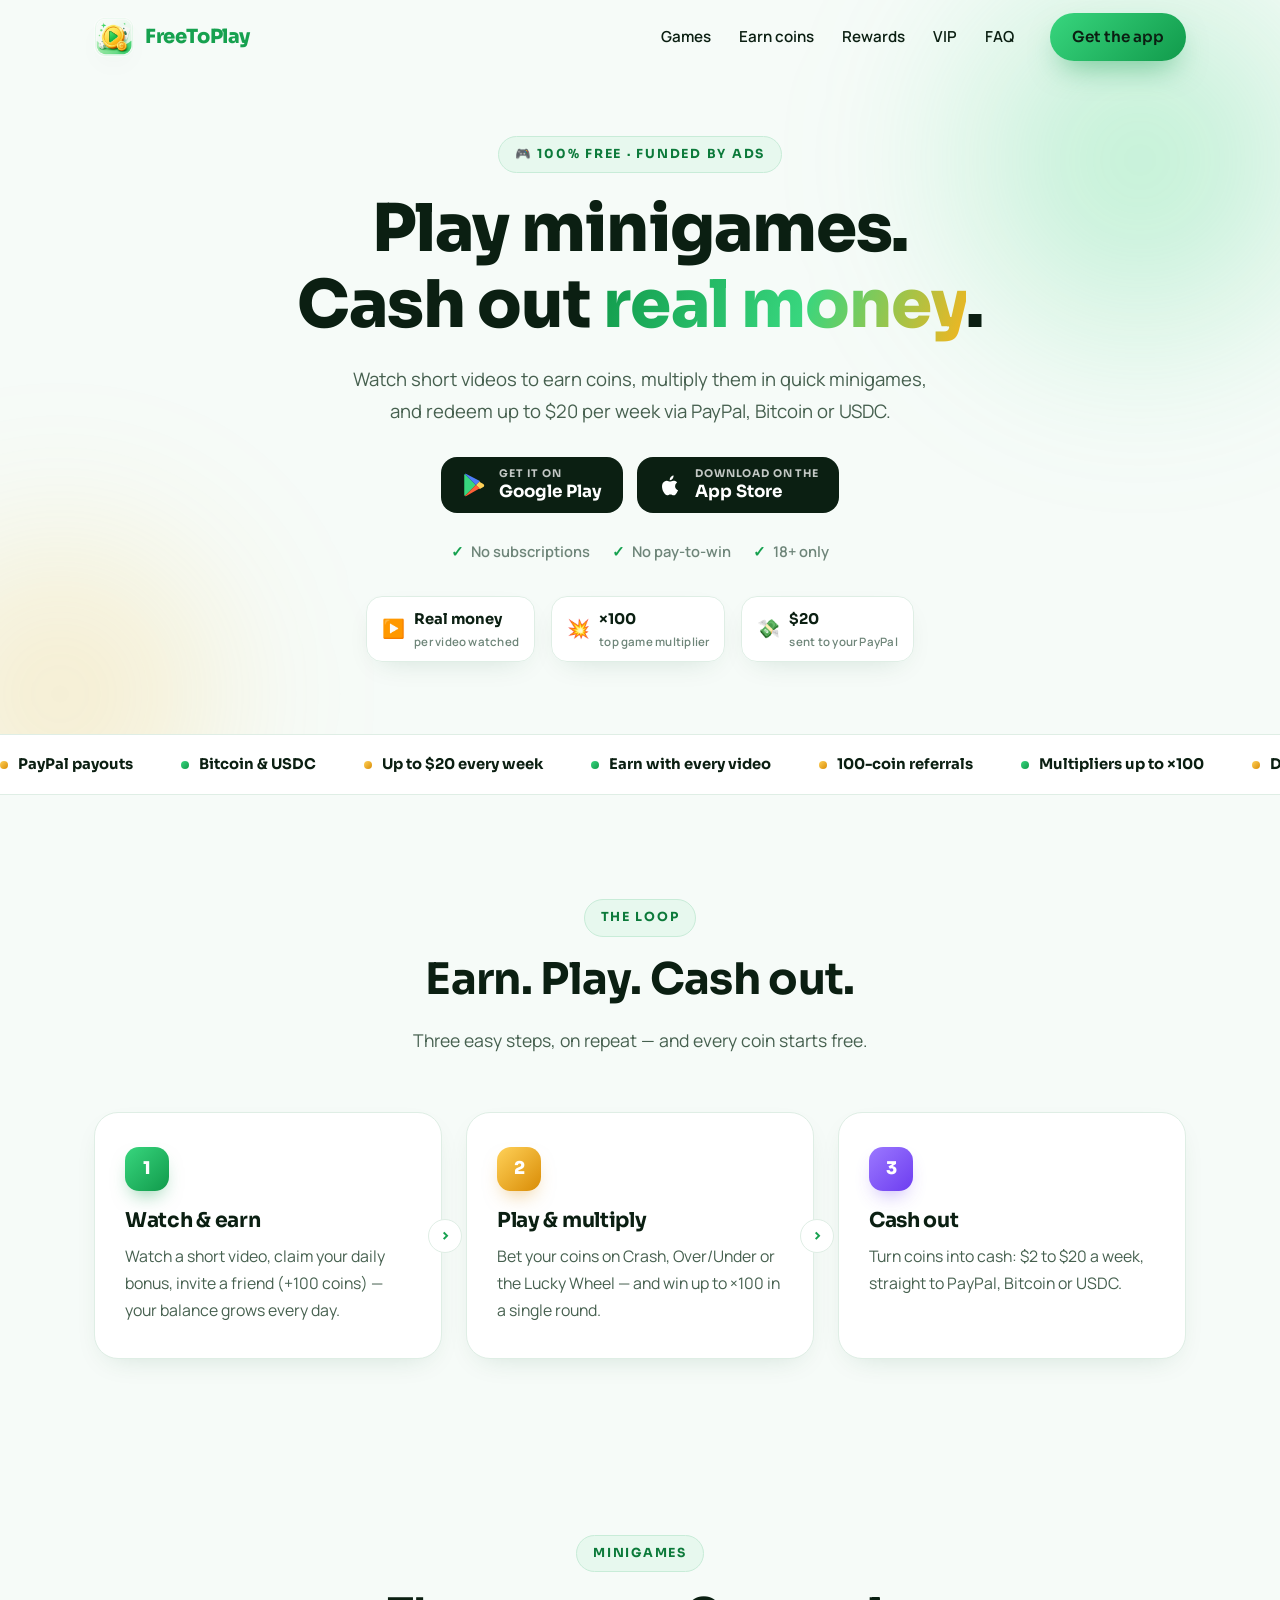
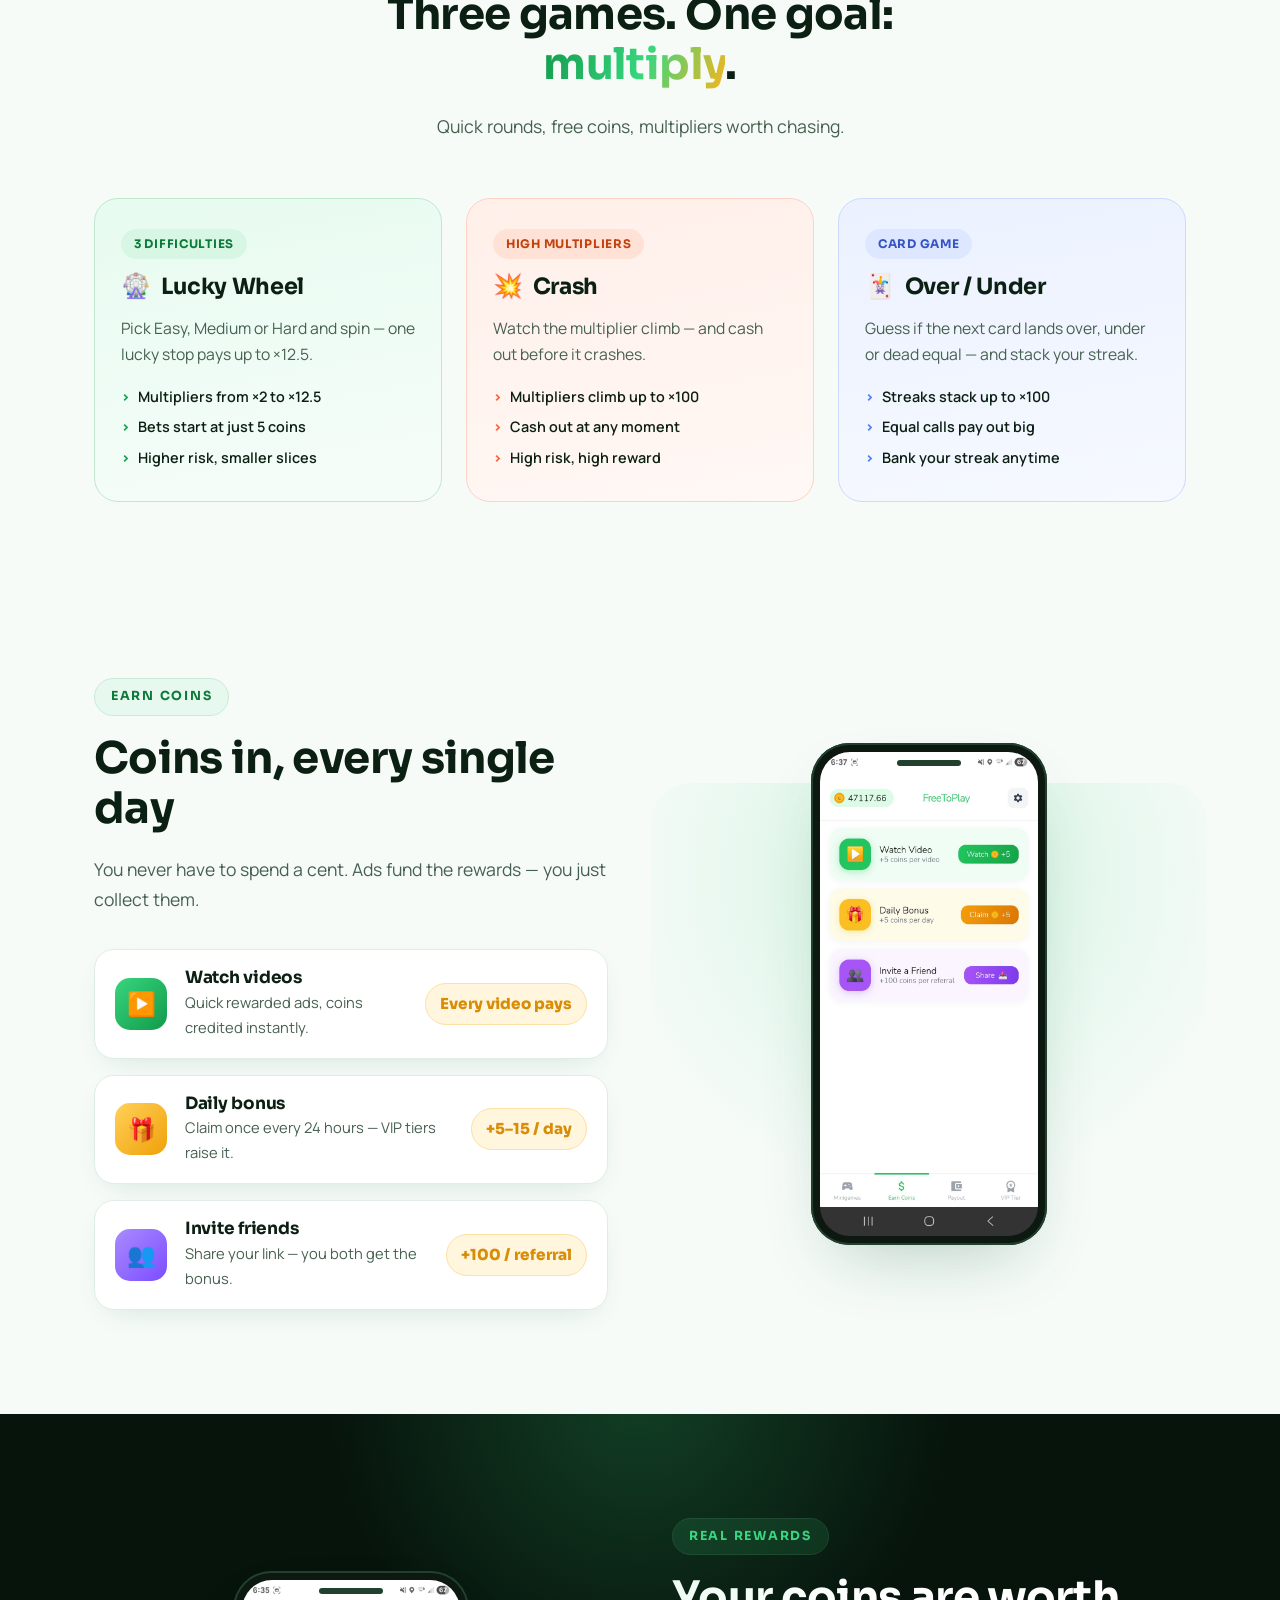
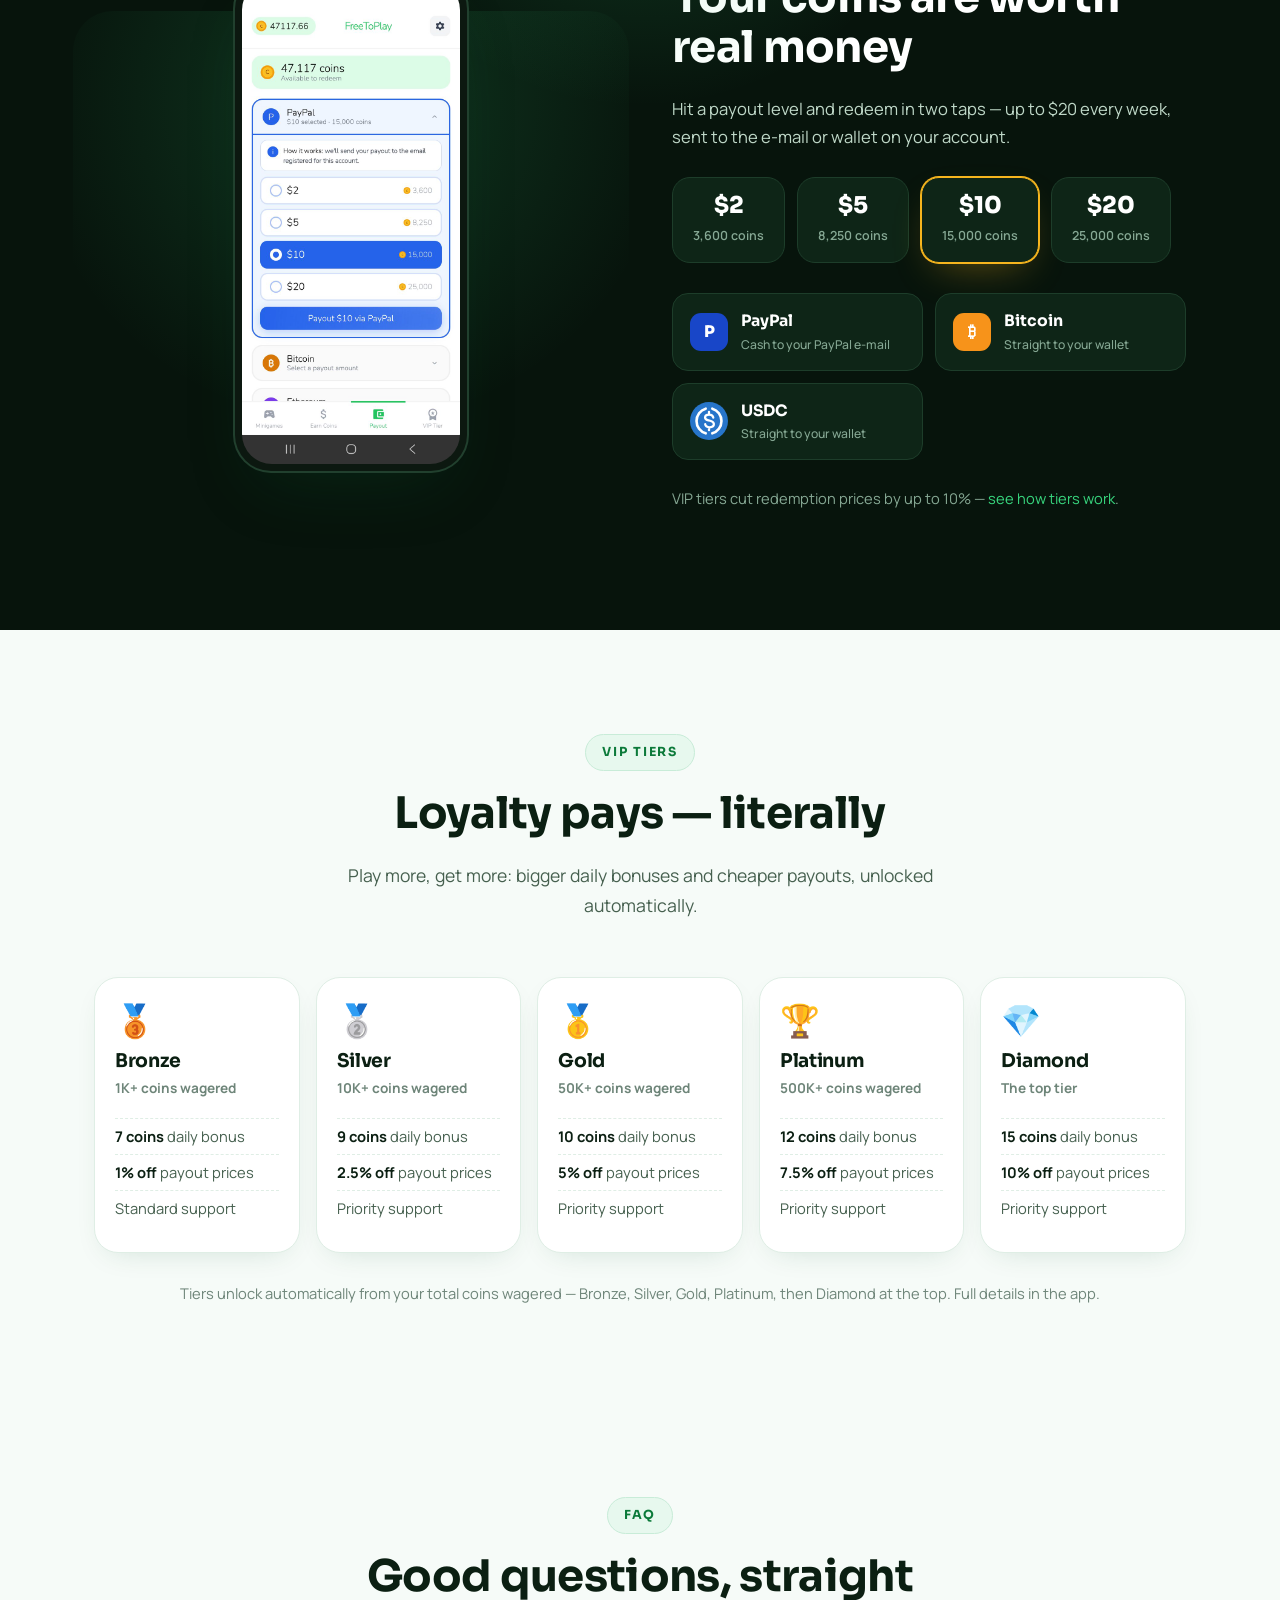
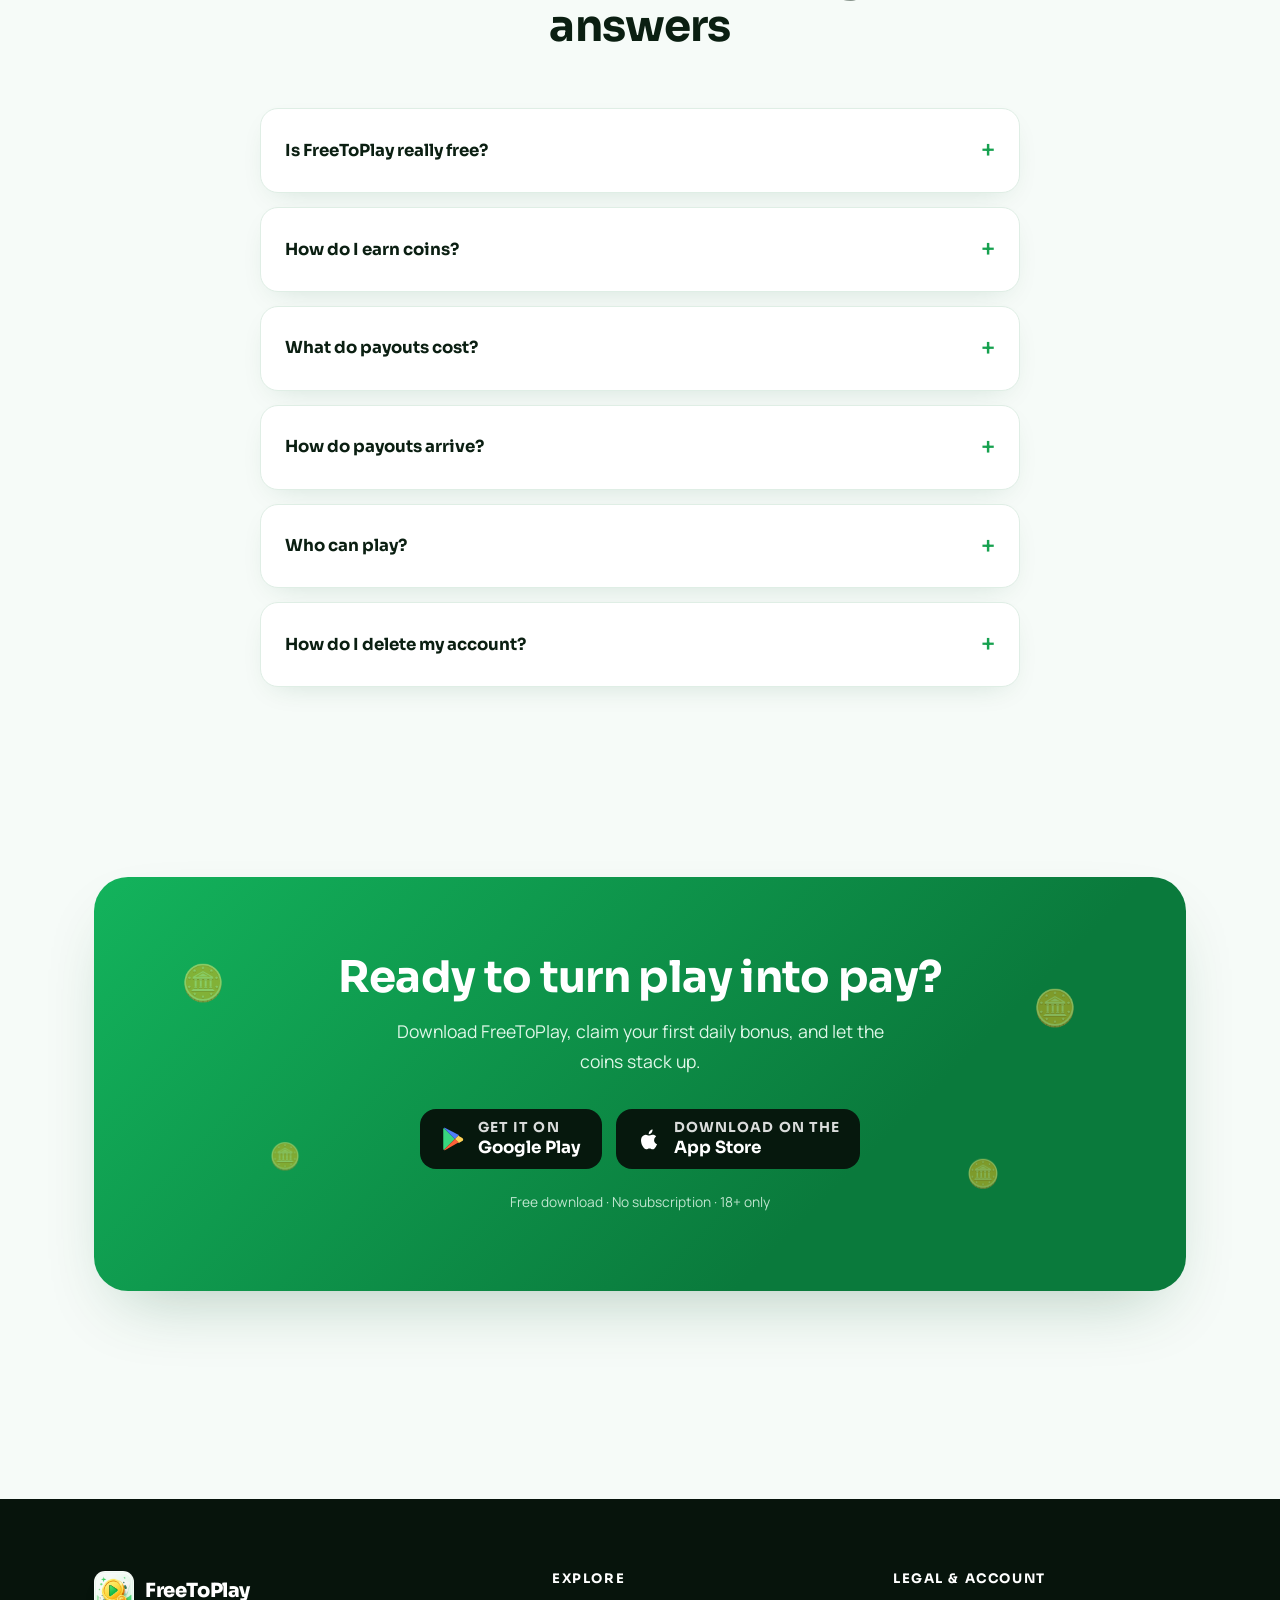
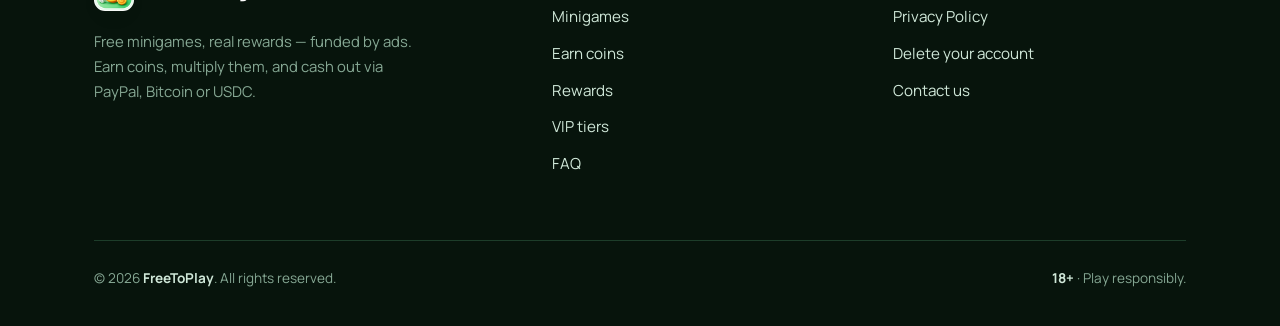
<file: index.html>
<!DOCTYPE html>
<html lang="en">
<head>
<meta charset="UTF-8">
<meta name="viewport" content="width=device-width, initial-scale=1.0">
<title>FreeToPlay — Play minigames, earn coins, cash out real money</title>
<meta name="description" content="FreeToPlay is a free, ad-funded mobile app. Earn coins watching short videos, multiply them in minigames like Crash, Over/Under and the Lucky Wheel, and cash out up to $20 per week via PayPal, Bitcoin or USDC.">
<meta name="theme-color" content="#16a14f">
<meta property="og:title" content="FreeToPlay — Earn real money, just by playing">
<meta property="og:description" content="Watch short ads to earn coins, multiply them in fast minigames, and redeem real rewards. No subscriptions. No pay-to-win.">
<meta property="og:image" content="assets/img/logo-name.jpg">
<meta property="og:type" content="website">
<link rel="icon" type="image/png" href="assets/img/logo.png">
<link rel="preconnect" href="https://fonts.googleapis.com">
<link rel="preconnect" href="https://fonts.gstatic.com" crossorigin>
<link href="https://fonts.googleapis.com/css2?family=Manrope:wght@400;500;600;700;800&family=Sora:wght@500;600;700;800&display=swap" rel="stylesheet">
<link rel="stylesheet" href="assets/css/style.css">
<script src="assets/js/main.js" defer></script>
</head>
<body>

<!-- ===== Navigation ===== -->
<header class="nav" aria-label="Main navigation">
  <div class="container nav-inner">
    <a class="brand" href="#top">
      <img src="assets/img/logo.png" alt="FreeToPlay logo">
      <b>FreeToPlay</b>
    </a>
    <button class="nav-toggle" aria-label="Open menu" aria-expanded="false">
      <span></span><span></span><span></span>
    </button>
    <nav class="nav-links">
      <a href="#games">Games</a>
      <a href="#earn">Earn coins</a>
      <a href="#rewards">Rewards</a>
      <a href="#vip">VIP</a>
      <a href="#faq">FAQ</a>
      <a class="btn btn-primary nav-cta" href="#download">Get the app</a>
    </nav>
  </div>
</header>

<main id="top">

  <!-- ===== Hero ===== -->
  <section class="hero">
    <div class="container hero-inner">
      <span class="eyebrow">🎮 100% free · Funded by ads</span>
        <h1>Play minigames.<br>Cash out <span class="grad-text">real money</span>.</h1>
        <p class="hero-sub">Watch short videos to earn coins, multiply them in quick minigames, and redeem up to $20 per week via PayPal, Bitcoin or USDC.</p>
        <div class="hero-actions">
          <a class="btn-store" href="https://play.google.com/store/apps/details?id=com.fluttec.freetoplay" aria-label="Get FreeToPlay on Google Play">
            <svg viewBox="0 0 24 24" aria-hidden="true"><path fill="#38d67e" d="M3.6 1.8 13.7 12 3.6 22.2c-.4-.2-.6-.7-.6-1.2V3c0-.5.2-1 .6-1.2z"/><path fill="#ffd158" d="m17.4 8.3-3.7 3.7 3.7 3.7 3.2-1.8c1.1-.6 1.1-2.2 0-2.8l-3.2-1.8z"/><path fill="#ff6038" d="M13.7 12 3.6 22.2c.3.2.8.2 1.3-.1l12.5-7.1L13.7 12z"/><path fill="#4f7df9" d="M13.7 12 17.4 8.3 4.9 1.9c-.5-.3-1-.3-1.3-.1L13.7 12z"/></svg>
            <span><small>Get it on</small>Google Play</span>
          </a>
          <a class="btn-store" href="#" aria-label="Download FreeToPlay on the App Store">
            <svg viewBox="0 0 24 24" fill="#fff" aria-hidden="true"><path d="M16.7 13.1c0-2.2 1.8-3.3 1.9-3.4-1-1.5-2.6-1.7-3.2-1.7-1.4-.1-2.7.8-3.4.8-.7 0-1.8-.8-2.9-.8-1.5 0-2.9.9-3.7 2.2-1.6 2.7-.4 6.8 1.1 9 .8 1.1 1.7 2.3 2.9 2.3 1.1 0 1.6-.7 3-.7s1.8.7 3 .7c1.2 0 2-1.1 2.8-2.2.9-1.3 1.2-2.5 1.2-2.6-.1 0-2.7-1-2.7-3.6zM14.4 6.2c.6-.8 1-1.8.9-2.9-.9 0-2 .6-2.6 1.4-.6.7-1.1 1.8-.9 2.8 1 .1 2-.5 2.6-1.3z"/></svg>
            <span><small>Download on the</small>App Store</span>
          </a>
        </div>
        <div class="hero-checks">
          <span>No subscriptions</span>
          <span>No pay-to-win</span>
          <span>18+ only</span>
        </div>

        <!-- Signature: live reward chips -->
        <div class="hero-chips">
          <div class="chip"><em>▶️</em><div>Real money<small>per video watched</small></div></div>
          <div class="chip"><em>💥</em><div>×100<small>top game multiplier</small></div></div>
          <div class="chip"><em>💸</em><div>$20<small>sent to your PayPal</small></div></div>
        </div>
    </div>
  </section>

  <!-- ===== Marquee ===== -->
  <div class="marquee" aria-hidden="true">
    <div class="marquee-track">
      <span class="gold">PayPal payouts</span><span>Bitcoin &amp; USDC</span><span class="gold">Up to $20 every week</span><span>Earn with every video</span><span class="gold">100-coin referrals</span><span>Multipliers up to ×100</span><span class="gold">Daily login bonus</span><span>VIP saves up to 10%</span>
      <span class="gold">PayPal payouts</span><span>Bitcoin &amp; USDC</span><span class="gold">Up to $20 every week</span><span>Earn with every video</span><span class="gold">100-coin referrals</span><span>Multipliers up to ×100</span><span class="gold">Daily login bonus</span><span>VIP saves up to 10%</span>
    </div>
  </div>

  <!-- ===== The loop ===== -->
  <section class="section" id="how">
    <div class="container">
      <div class="section-head reveal">
        <span class="eyebrow">The loop</span>
        <h2>Earn. Play. Cash out.</h2>
        <p>Three easy steps, on repeat — and every coin starts free.</p>
      </div>
      <div class="steps">
        <article class="step reveal">
          <div class="step-n">1</div>
          <h3>Watch &amp; earn</h3>
          <p>Watch a short video, claim your daily bonus, invite a friend (+100 coins) — your balance grows every day.</p>
          <div class="arrow" aria-hidden="true">›</div>
        </article>
        <article class="step reveal">
          <div class="step-n">2</div>
          <h3>Play &amp; multiply</h3>
          <p>Bet your coins on Crash, Over/Under or the Lucky Wheel — and win up to ×100 in a single round.</p>
          <div class="arrow" aria-hidden="true">›</div>
        </article>
        <article class="step reveal">
          <div class="step-n">3</div>
          <h3>Cash out</h3>
          <p>Turn coins into cash: $2 to $20 a week, straight to PayPal, Bitcoin or USDC.</p>
        </article>
      </div>
    </div>
  </section>

  <!-- ===== Games ===== -->
  <section class="section tight" id="games">
    <div class="container">
      <div class="section-head reveal">
        <span class="eyebrow">Minigames</span>
        <h2>Three games. One goal: <span class="grad-text">multiply</span>.</h2>
        <p>Quick rounds, free coins, multipliers worth chasing.</p>
      </div>
      <div class="games">
        <article class="game wheel reveal">
          <span class="game-tag">3 difficulties</span>
          <h3><em>🎡</em> Lucky Wheel</h3>
          <p>Pick Easy, Medium or Hard and spin — one lucky stop pays up to ×12.5.</p>
          <ul>
            <li>Multipliers from ×2 to ×12.5</li>
            <li>Bets start at just 5 coins</li>
            <li>Higher risk, smaller slices</li>
          </ul>
        </article>
        <article class="game crash reveal">
          <span class="game-tag">High multipliers</span>
          <h3><em>💥</em> Crash</h3>
          <p>Watch the multiplier climb — and cash out before it crashes.</p>
          <ul>
            <li>Multipliers climb up to ×100</li>
            <li>Cash out at any moment</li>
            <li>High risk, high reward</li>
          </ul>
        </article>
        <article class="game cards reveal">
          <span class="game-tag">Card game</span>
          <h3><em>🃏</em> Over / Under</h3>
          <p>Guess if the next card lands over, under or dead equal — and stack your streak.</p>
          <ul>
            <li>Streaks stack up to ×100</li>
            <li>Equal calls pay out big</li>
            <li>Bank your streak anytime</li>
          </ul>
        </article>
      </div>
    </div>
  </section>

  <!-- ===== Earn ===== -->
  <section class="section" id="earn">
    <div class="container split">
      <div>
        <div class="section-head reveal">
          <span class="eyebrow">Earn coins</span>
          <h2>Coins in, every single day</h2>
          <p>You never have to spend a cent. Ads fund the rewards — you just collect them.</p>
        </div>
        <div class="earn-rows">
          <div class="earn-row reveal">
            <div class="earn-ico">▶️</div>
            <div><h3>Watch videos</h3><p>Quick rewarded ads, coins credited instantly.</p></div>
            <span class="earn-amt">Every video pays</span>
          </div>
          <div class="earn-row reveal">
            <div class="earn-ico">🎁</div>
            <div><h3>Daily bonus</h3><p>Claim once every 24 hours — VIP tiers raise it.</p></div>
            <span class="earn-amt">+5–15 / day</span>
          </div>
          <div class="earn-row reveal">
            <div class="earn-ico">👥</div>
            <div><h3>Invite friends</h3><p>Share your link — you both get the bonus.</p></div>
            <span class="earn-amt">+100 / referral</span>
          </div>
        </div>
      </div>
      <div class="split-visual reveal">
        <div class="phone phone-sm">
          <img src="assets/img/shot-earn.jpg" alt="Earn Coins screen with Watch Video, Daily Bonus and Invite a Friend" loading="lazy">
        </div>
      </div>
    </div>
  </section>

  <!-- ===== Rewards (dark band) ===== -->
  <section class="section rewards" id="rewards">
    <div class="container split">
      <div class="split-visual reveal">
        <div class="phone phone-sm">
          <img src="assets/img/shot-payout.jpg" alt="Payout screen showing PayPal redemption options" loading="lazy">
        </div>
      </div>
      <div>
        <span class="eyebrow">Real rewards</span>
        <h2>Your coins are worth real money</h2>
        <p>Hit a payout level and redeem in two taps — up to $20 every week, sent to the e-mail or wallet on your account.</p>
        <div class="amounts reveal">
          <div class="amount"><b>$2</b><small>3,600 coins</small></div>
          <div class="amount"><b>$5</b><small>8,250 coins</small></div>
          <div class="amount featured"><b>$10</b><small>15,000 coins</small></div>
          <div class="amount"><b>$20</b><small>25,000 coins</small></div>
        </div>
        <div class="methods reveal">
          <div class="method m-paypal"><i>P</i><div>PayPal<small>Cash to your PayPal e-mail</small></div></div>
          <div class="method m-btc"><i>₿</i><div>Bitcoin<small>Straight to your wallet</small></div></div>
          <div class="method m-usdc"><i><svg viewBox="0 0 32 32" width="38" height="38" aria-hidden="true"><circle cx="16" cy="16" r="16" fill="#2775ca"/><path d="M13.2 26.4c-4.5-1.3-7.7-5.4-7.7-10.4s3.2-9.1 7.7-10.4" fill="none" stroke="#fff" stroke-width="2.2" stroke-linecap="round"/><path d="M18.8 5.6c4.5 1.3 7.7 5.4 7.7 10.4s-3.2 9.1-7.7 10.4" fill="none" stroke="#fff" stroke-width="2.2" stroke-linecap="round"/><path d="M16 8.3v2.1M16 21.6v2.1M19.6 13.1c-.3-1.6-1.7-2.5-3.5-2.5-2.1 0-3.4 1-3.4 2.5 0 1.3.9 2 2.9 2.4l1.4.3c2.1.5 3.1 1.3 3.1 2.8 0 1.6-1.4 2.7-3.6 2.7-2.1 0-3.5-1-3.7-2.6" fill="none" stroke="#fff" stroke-width="1.9" stroke-linecap="round"/></svg></i><div>USDC<small>Straight to your wallet</small></div></div>
        </div>
        <p class="vip-note">VIP tiers cut redemption prices by up to 10% — <a href="#vip">see how tiers work</a>.</p>
      </div>
    </div>
  </section>

  <!-- ===== VIP ===== -->
  <section class="section" id="vip">
    <div class="container">
      <div class="section-head reveal">
        <span class="eyebrow">VIP tiers</span>
        <h2>Loyalty pays — literally</h2>
        <p>Play more, get more: bigger daily bonuses and cheaper payouts, unlocked automatically.</p>
      </div>
      <div class="tiers">
        <article class="tier reveal">
          <div class="medal">🥉</div>
          <h3>Bronze</h3>
          <div class="req">1K+ coins wagered</div>
          <ul>
            <li><b>7 coins</b> daily bonus</li>
            <li><b>1% off</b> payout prices</li>
            <li>Standard support</li>
          </ul>
        </article>
        <article class="tier reveal">
          <div class="medal">🥈</div>
          <h3>Silver</h3>
          <div class="req">10K+ coins wagered</div>
          <ul>
            <li><b>9 coins</b> daily bonus</li>
            <li><b>2.5% off</b> payout prices</li>
            <li>Priority support</li>
          </ul>
        </article>
        <article class="tier reveal">
          <div class="medal">🥇</div>
          <h3>Gold</h3>
          <div class="req">50K+ coins wagered</div>
          <ul>
            <li><b>10 coins</b> daily bonus</li>
            <li><b>5% off</b> payout prices</li>
            <li>Priority support</li>
          </ul>
        </article>
        <article class="tier reveal">
          <div class="medal">🏆</div>
          <h3>Platinum</h3>
          <div class="req">500K+ coins wagered</div>
          <ul>
            <li><b>12 coins</b> daily bonus</li>
            <li><b>7.5% off</b> payout prices</li>
            <li>Priority support</li>
          </ul>
        </article>
        <article class="tier reveal">
          <div class="medal">💎</div>
          <h3>Diamond</h3>
          <div class="req">The top tier</div>
          <ul>
            <li><b>15 coins</b> daily bonus</li>
            <li><b>10% off</b> payout prices</li>
            <li>Priority support</li>
          </ul>
        </article>
      </div>
      <p class="tiers-note">Tiers unlock automatically from your total coins wagered — Bronze, Silver, Gold, Platinum, then Diamond at the top. Full details in the app.</p>
    </div>
  </section>

  <!-- ===== FAQ ===== -->
  <section class="section tight" id="faq">
    <div class="container">
      <div class="section-head reveal">
        <span class="eyebrow">FAQ</span>
        <h2>Good questions, straight answers</h2>
      </div>
      <div class="faq reveal">
        <details>
          <summary>Is FreeToPlay really free?</summary>
          <p>Completely. The app is funded by advertisements, so you never deposit money and there is nothing to buy. Every coin you wager started as a free reward.</p>
        </details>
        <details>
          <summary>How do I earn coins?</summary>
          <p>Four ways: watch short rewarded videos (the coin amount varies per video), claim your daily bonus, invite friends (+100 coins per referral, for both of you), and win minigames.</p>
        </details>
        <details>
          <summary>What do payouts cost?</summary>
          <p>$2 = 3,600 coins, $5 = 8,250, $10 = 15,000 and $20 = 25,000. VIP tiers discount those prices by up to 10%, and you can redeem up to $20 per week.</p>
        </details>
        <details>
          <summary>How do payouts arrive?</summary>
          <p>PayPal payouts go to the e-mail registered on your account. Bitcoin payouts are processed exclusively over the Lightning Network — we'll e-mail you and ask you to send us a Lightning invoice for your payout amount. For USDC, we'll e-mail you to confirm the wallet address and network before sending. All requests run through standard fraud-prevention checks first, so make sure your contact details are accurate.</p>
        </details>
        <details>
          <summary>Who can play?</summary>
          <p>FreeToPlay is for adults aged 18 and over. Additional eligibility requirements may apply depending on your region — see our Terms for details.</p>
        </details>
        <details>
          <summary>How do I delete my account?</summary>
          <p>In the app, go to Settings → Account → Delete Account. Or do it online any time via our <a href="delete.html">account deletion page</a>. Details on what happens to your data are in our <a href="privacy.html">Privacy Policy</a>.</p>
        </details>
      </div>
    </div>
  </section>

  <!-- ===== CTA ===== -->
  <section class="section" id="download">
    <div class="container">
      <div class="cta-band reveal">
        <span class="cta-coin" aria-hidden="true">🪙</span>
        <span class="cta-coin" aria-hidden="true">🪙</span>
        <span class="cta-coin" aria-hidden="true">🪙</span>
        <span class="cta-coin" aria-hidden="true">🪙</span>
        <h2>Ready to turn play into pay?</h2>
        <p>Download FreeToPlay, claim your first daily bonus, and let the coins stack up.</p>
        <div class="hero-actions">
          <!-- TODO: replace href="#" with your real store listing URLs -->
          <a class="btn-store" href="#" aria-label="Get FreeToPlay on Google Play">
            <svg viewBox="0 0 24 24" aria-hidden="true"><path fill="#38d67e" d="M3.6 1.8 13.7 12 3.6 22.2c-.4-.2-.6-.7-.6-1.2V3c0-.5.2-1 .6-1.2z"/><path fill="#ffd158" d="m17.4 8.3-3.7 3.7 3.7 3.7 3.2-1.8c1.1-.6 1.1-2.2 0-2.8l-3.2-1.8z"/><path fill="#ff6038" d="M13.7 12 3.6 22.2c.3.2.8.2 1.3-.1l12.5-7.1L13.7 12z"/><path fill="#4f7df9" d="M13.7 12 17.4 8.3 4.9 1.9c-.5-.3-1-.3-1.3-.1L13.7 12z"/></svg>
            <span><small>Get it on</small>Google Play</span>
          </a>
          <a class="btn-store" href="#" aria-label="Download FreeToPlay on the App Store">
            <svg viewBox="0 0 24 24" fill="#fff" aria-hidden="true"><path d="M16.7 13.1c0-2.2 1.8-3.3 1.9-3.4-1-1.5-2.6-1.7-3.2-1.7-1.4-.1-2.7.8-3.4.8-.7 0-1.8-.8-2.9-.8-1.5 0-2.9.9-3.7 2.2-1.6 2.7-.4 6.8 1.1 9 .8 1.1 1.7 2.3 2.9 2.3 1.1 0 1.6-.7 3-.7s1.8.7 3 .7c1.2 0 2-1.1 2.8-2.2.9-1.3 1.2-2.5 1.2-2.6-.1 0-2.7-1-2.7-3.6zM14.4 6.2c.6-.8 1-1.8.9-2.9-.9 0-2 .6-2.6 1.4-.6.7-1.1 1.8-.9 2.8 1 .1 2-.5 2.6-1.3z"/></svg>
            <span><small>Download on the</small>App Store</span>
          </a>
        </div>
        <small>Free download · No subscription · 18+ only</small>
      </div>
    </div>
  </section>

</main>

<!-- ===== Footer ===== -->
<footer class="footer">
  <div class="container">
    <div class="footer-grid">
      <div>
        <a class="brand" href="#top">
          <img src="assets/img/logo.png" alt="FreeToPlay logo">
          <b>FreeToPlay</b>
        </a>
        <p style="margin-top:18px">Free minigames, real rewards — funded by ads. Earn coins, multiply them, and cash out via PayPal, Bitcoin or USDC.</p>
      </div>
      <div>
        <h4>Explore</h4>
        <ul>
          <li><a href="#games">Minigames</a></li>
          <li><a href="#earn">Earn coins</a></li>
          <li><a href="#rewards">Rewards</a></li>
          <li><a href="#vip">VIP tiers</a></li>
          <li><a href="#faq">FAQ</a></li>
        </ul>
      </div>
      <div>
        <h4>Legal &amp; account</h4>
        <ul>
          <li><a href="privacy.html">Privacy Policy</a></li>
          <li><a href="delete.html">Delete your account</a></li>
          <li><a href="mailto:freeToPlay.business@gmail.com">Contact us</a></li>
        </ul>
      </div>
    </div>
    <div class="footer-bottom">
      <span>© <span id="year">2026</span> <b>FreeToPlay</b>. All rights reserved.</span>
      <span><b>18+</b> · Play responsibly.</span>
    </div>
  </div>
</footer>

</body>
</html>
</file>
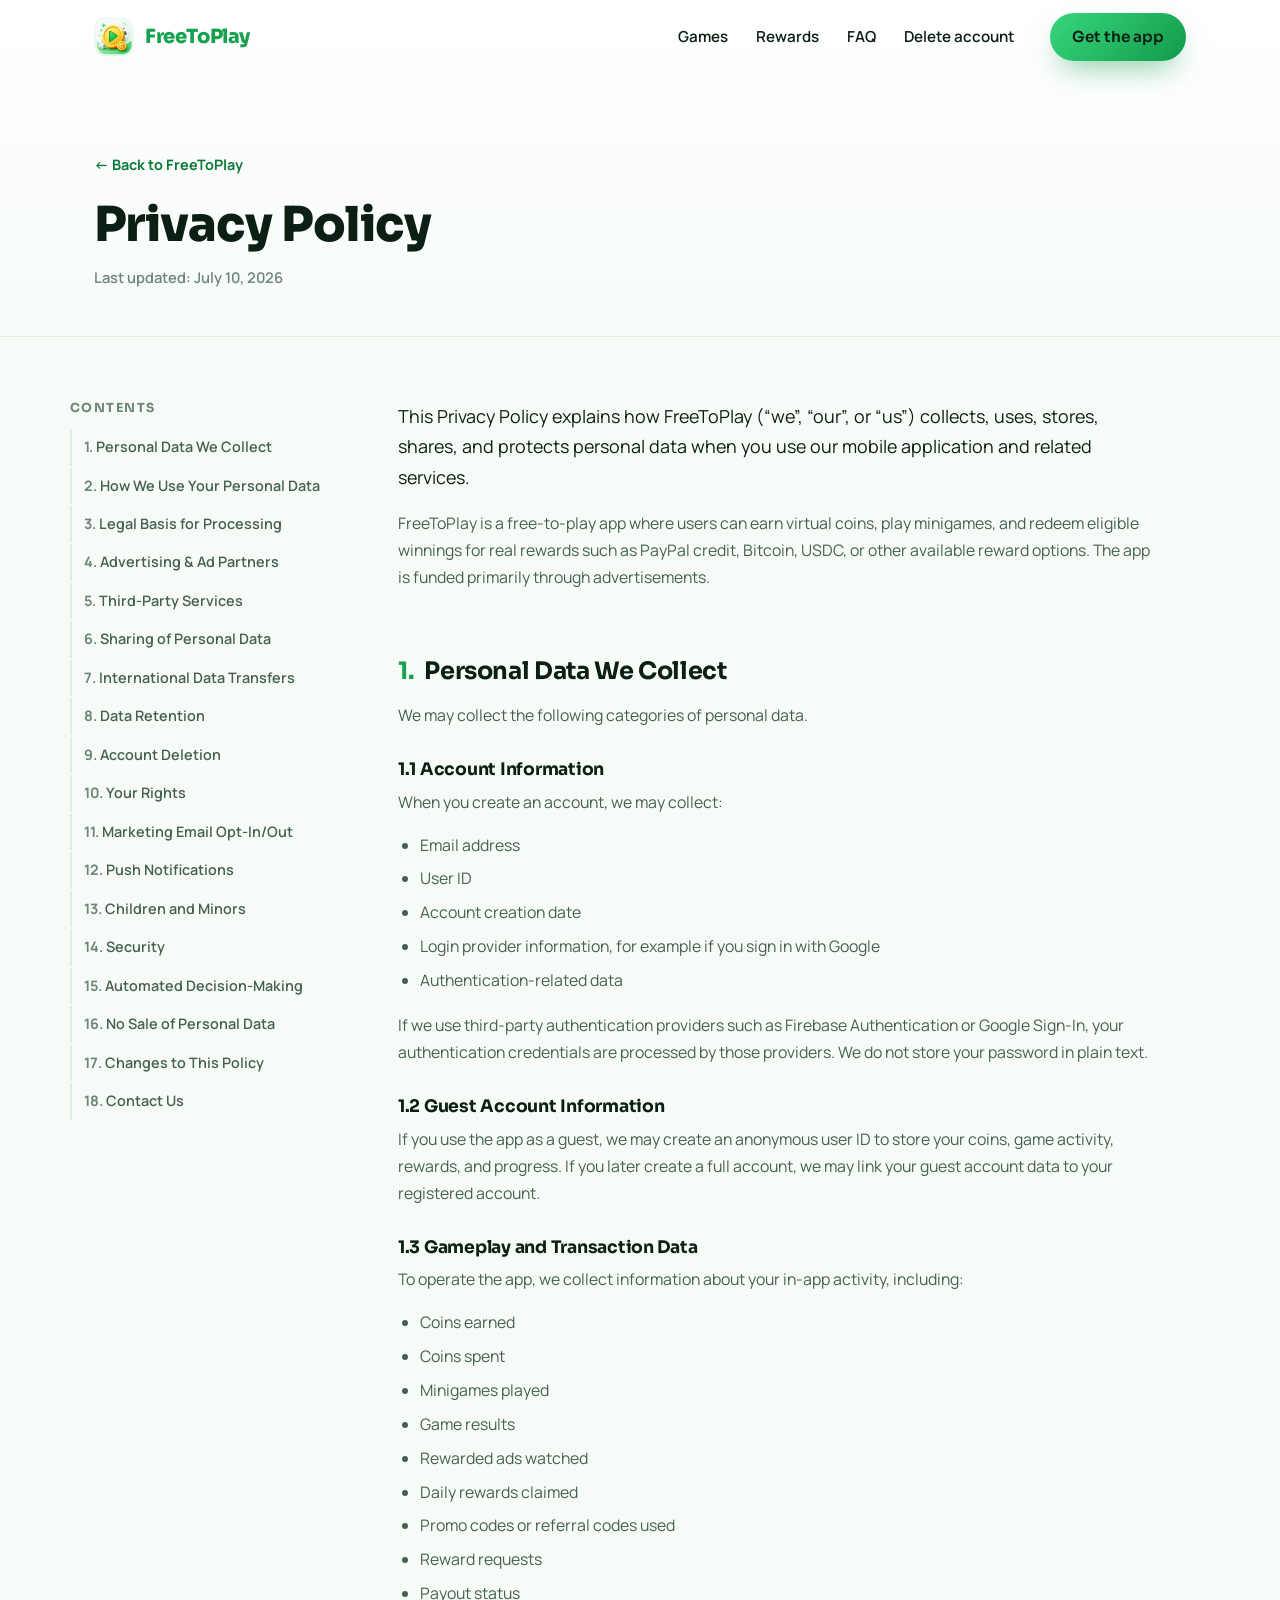
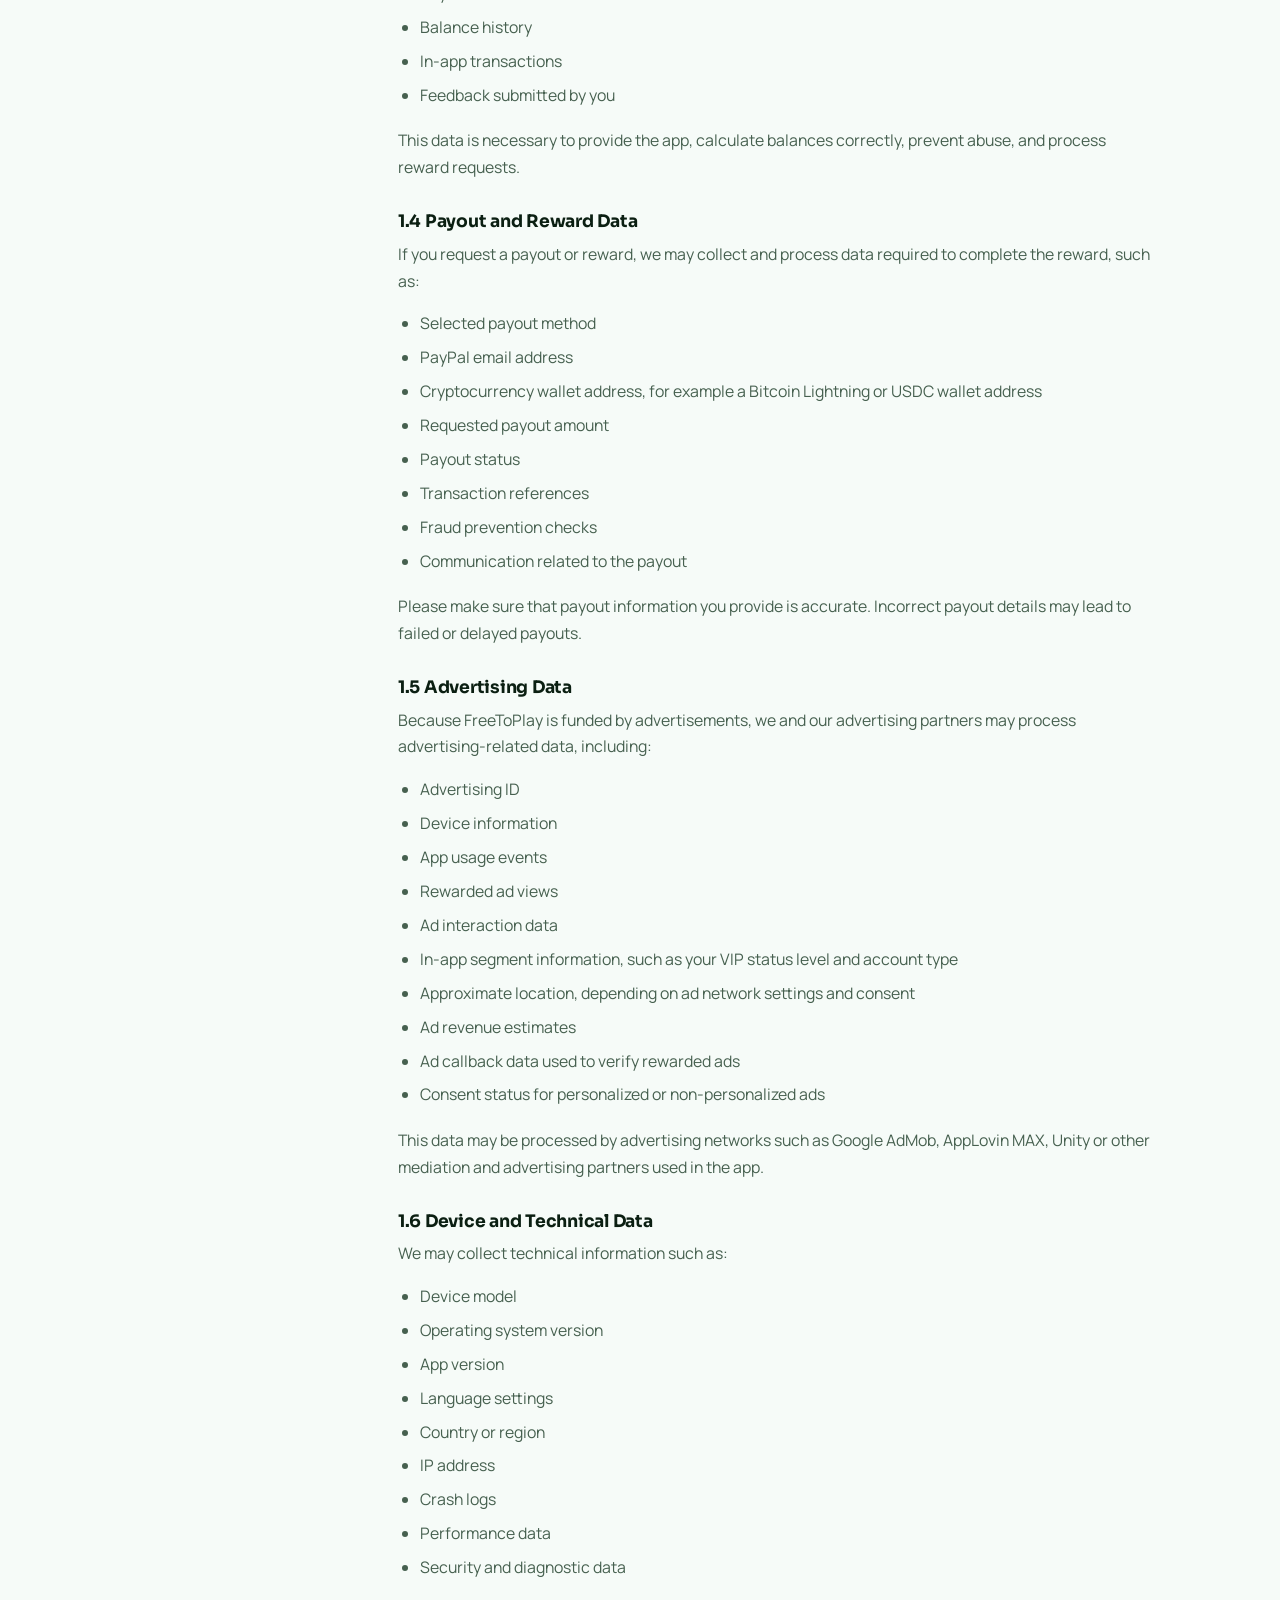
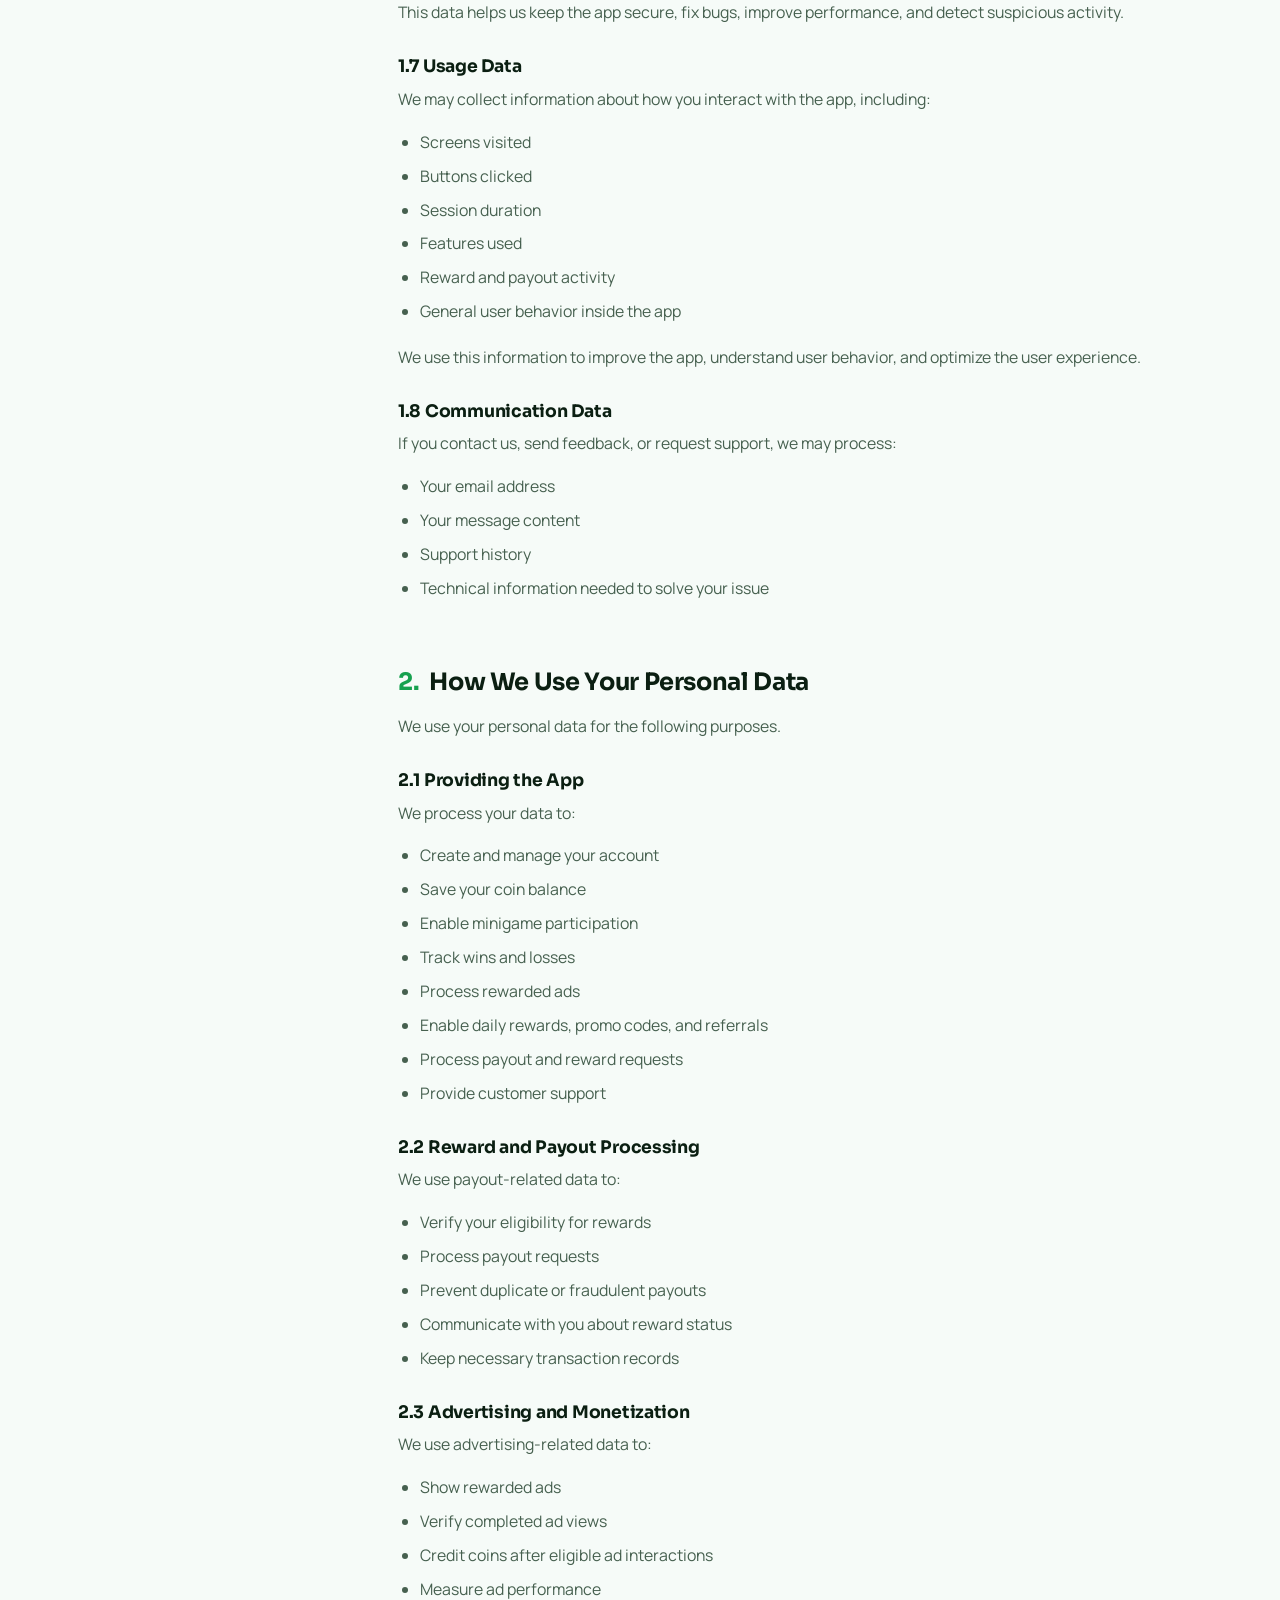
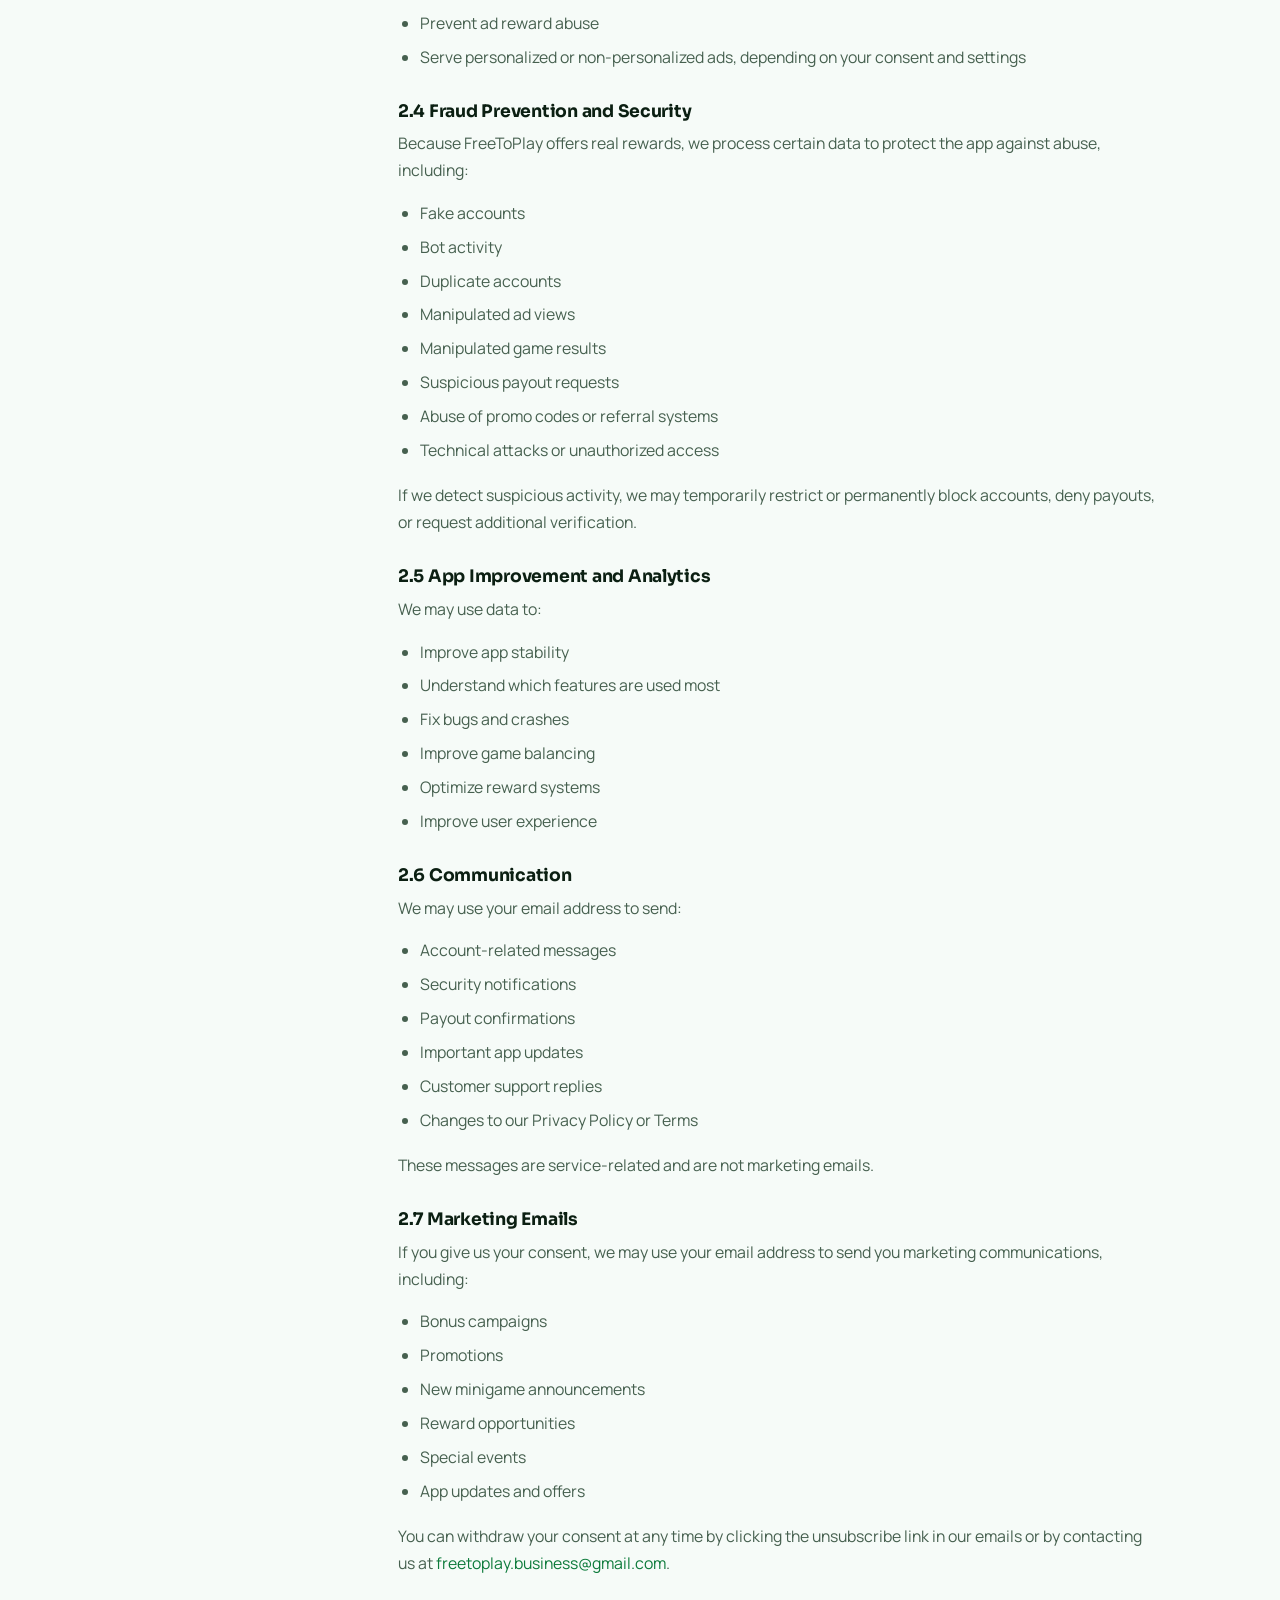
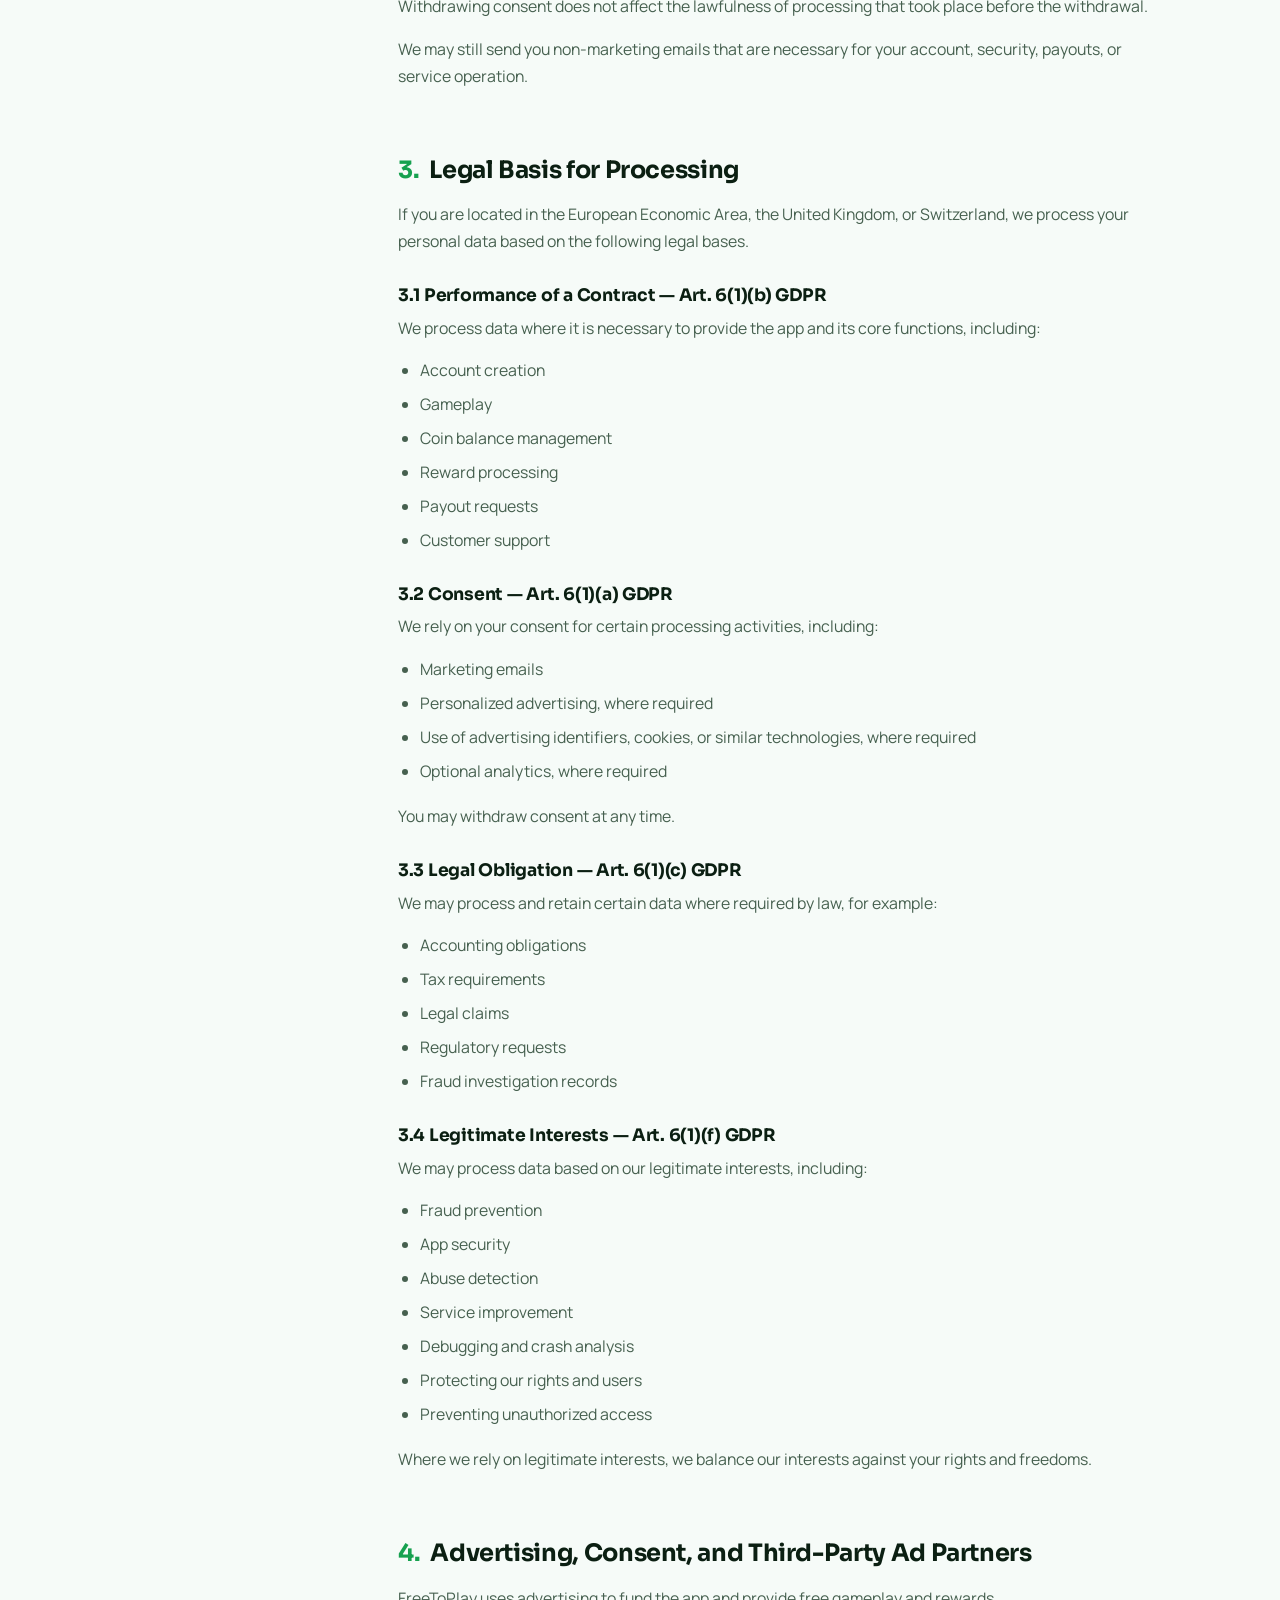
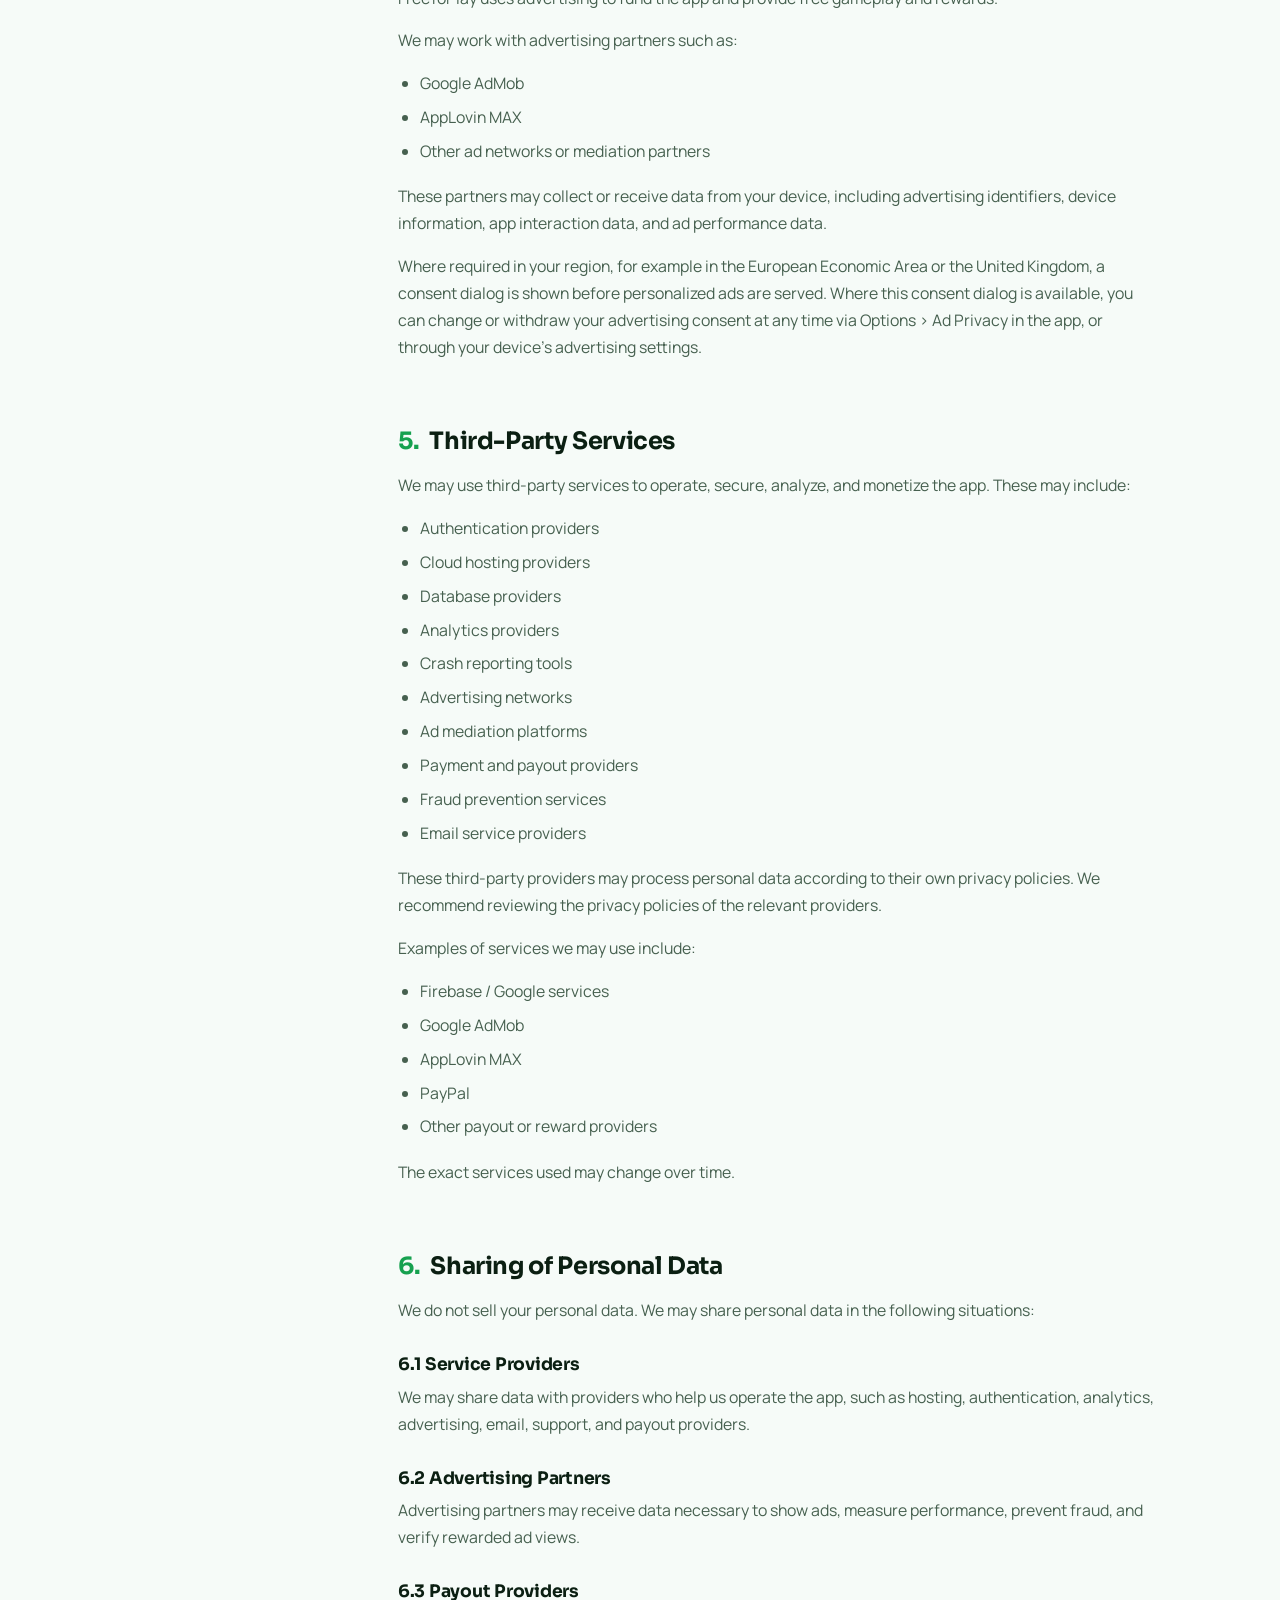
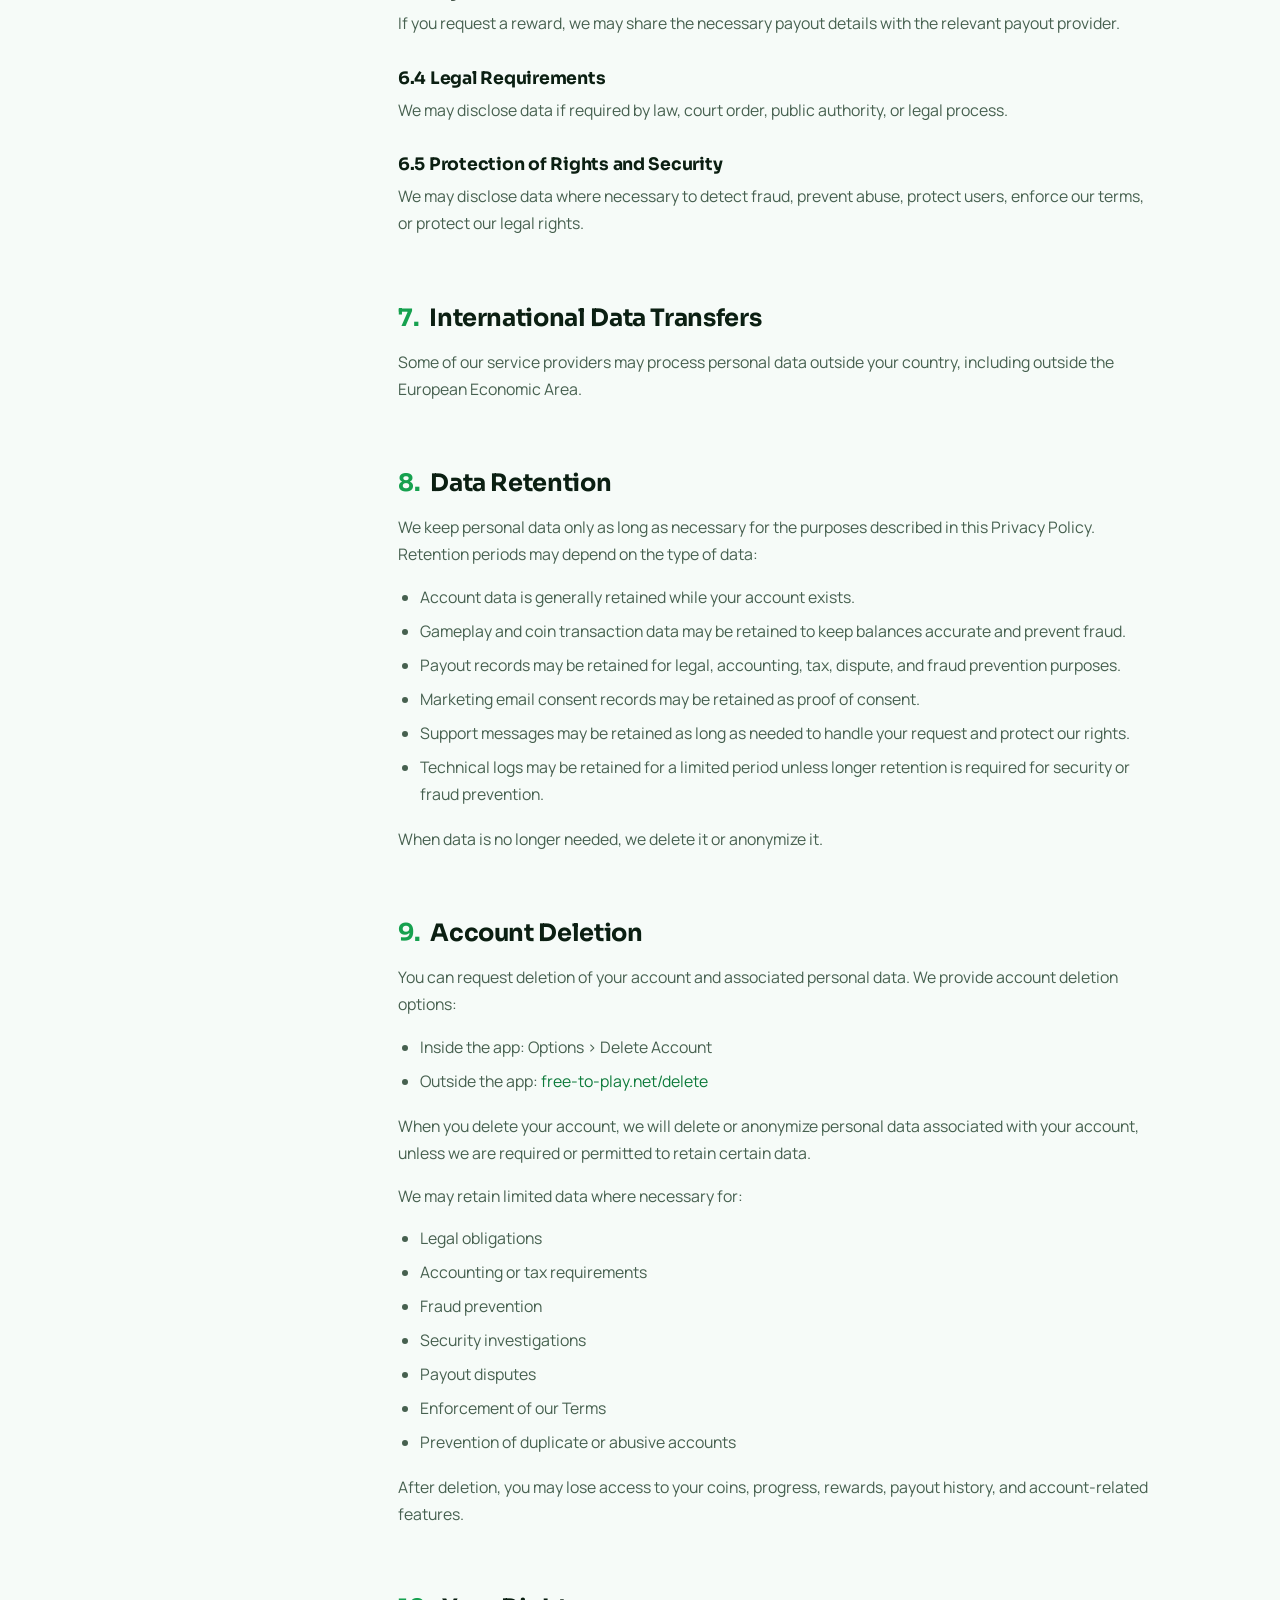
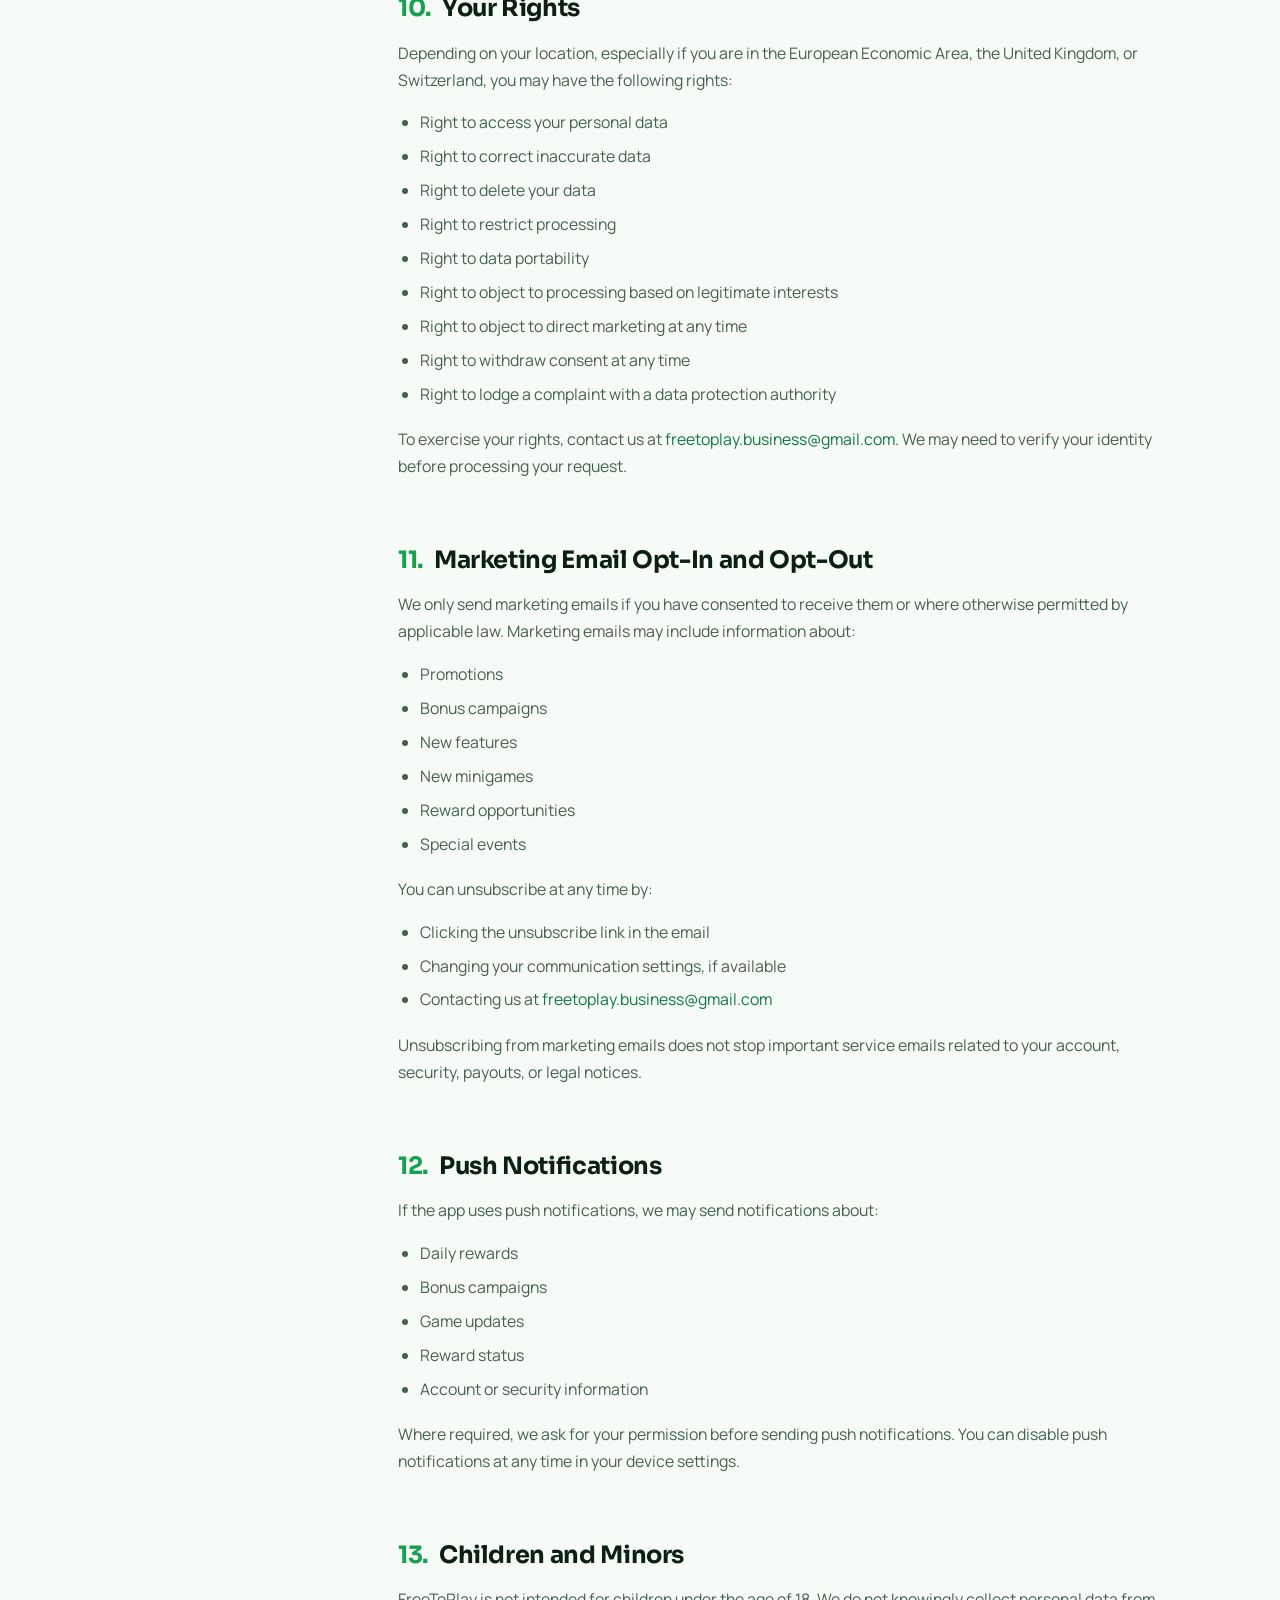
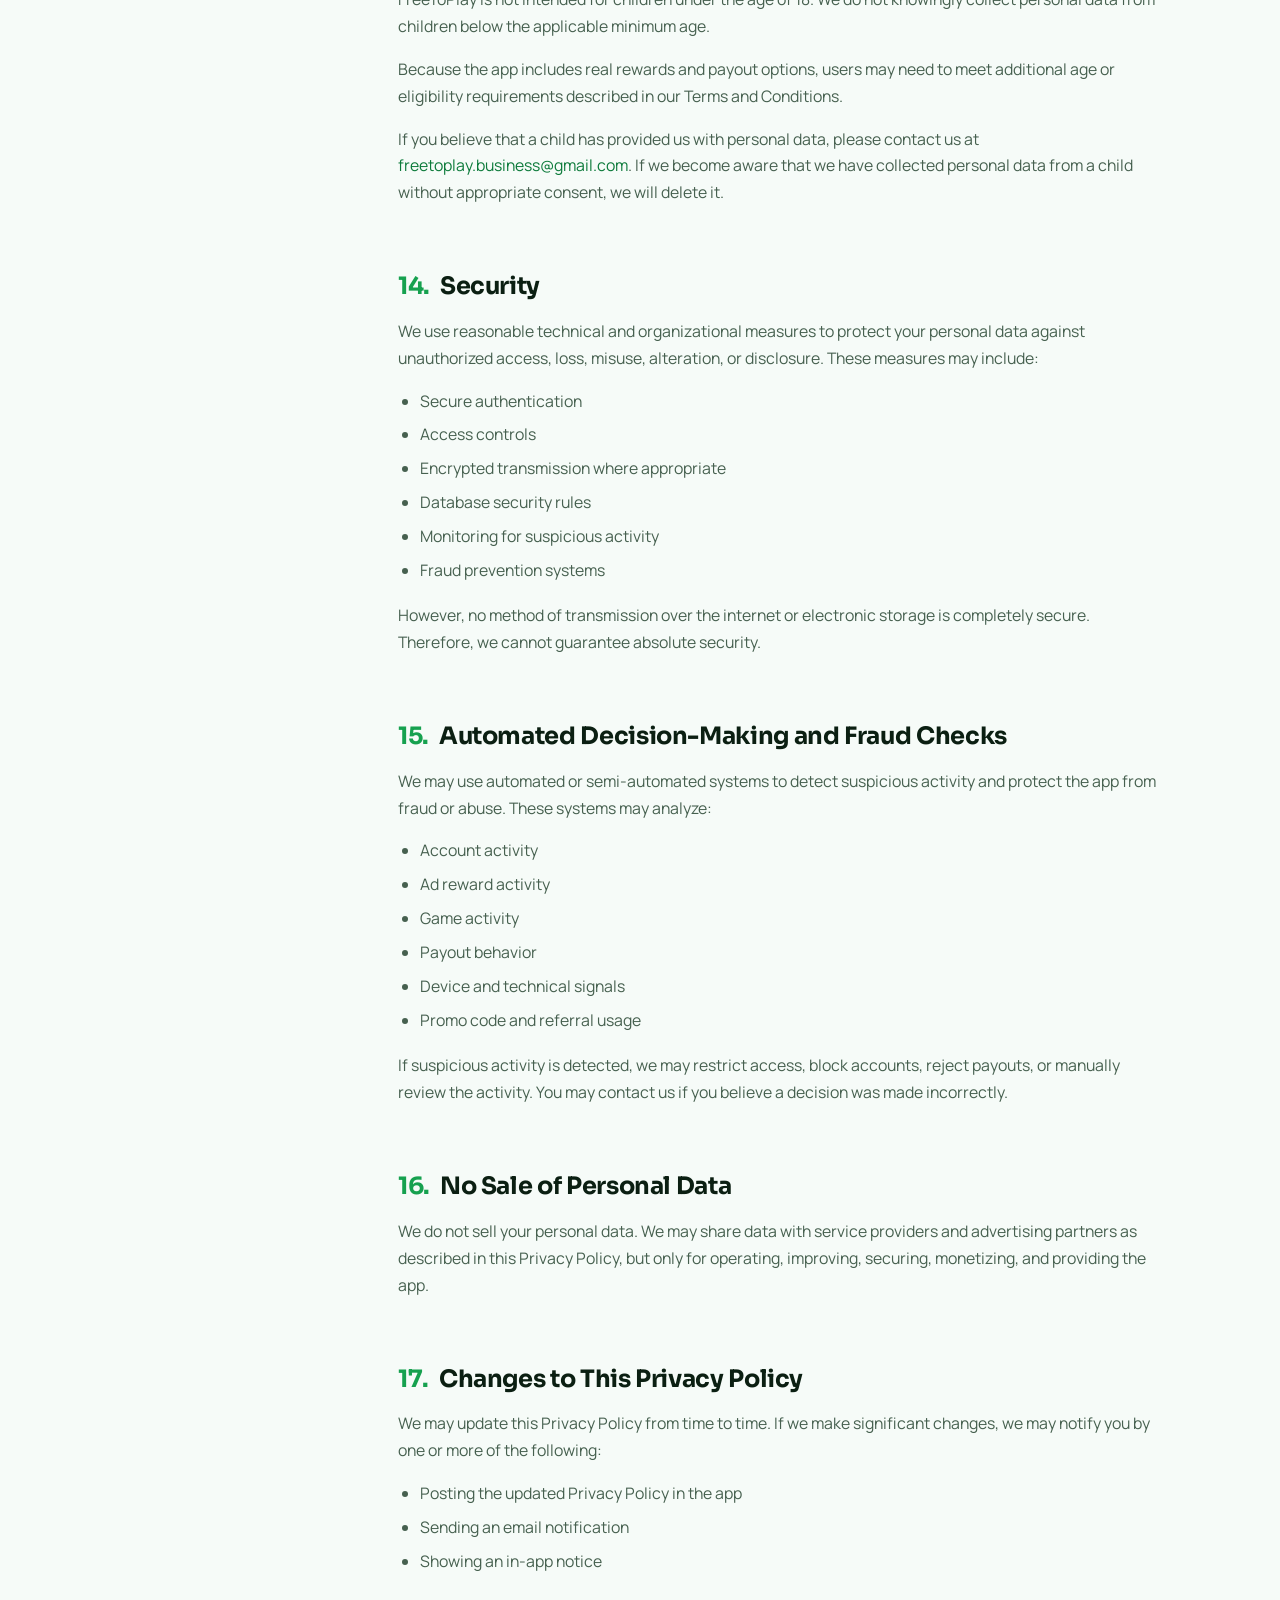
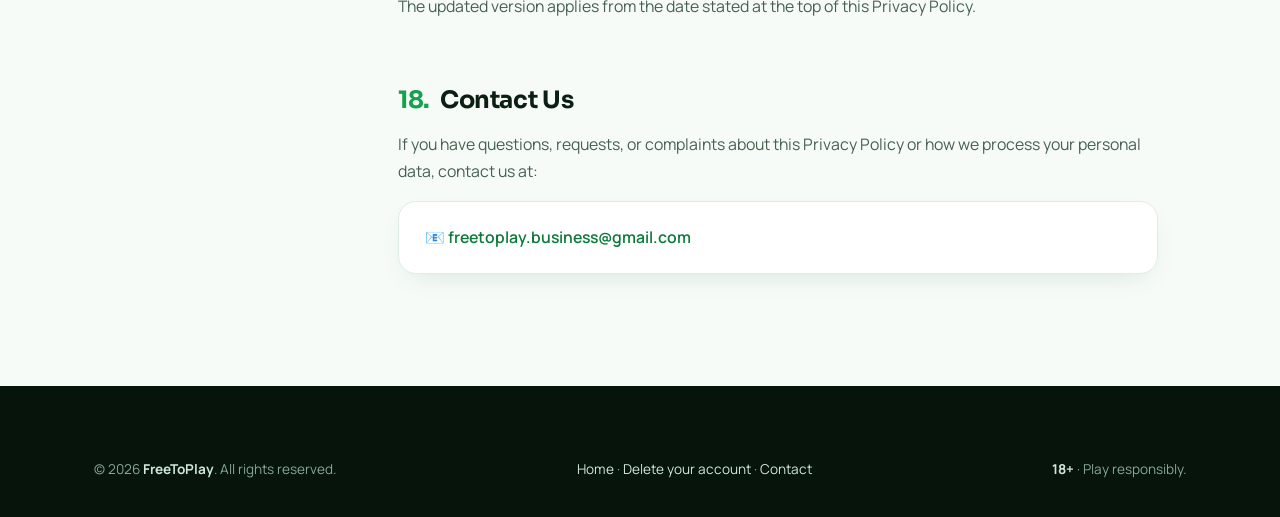
<file: privacy.html>
<!DOCTYPE html>
<html lang="en">
<head>
<meta charset="UTF-8">
<meta name="viewport" content="width=device-width, initial-scale=1.0">
<title>Privacy Policy — FreeToPlay</title>
<meta name="description" content="How FreeToPlay collects, uses, stores, shares, and protects personal data when you use our mobile application and related services.">
<meta name="theme-color" content="#16a14f">
<link rel="icon" type="image/png" href="assets/img/logo.png">
<link rel="preconnect" href="https://fonts.googleapis.com">
<link rel="preconnect" href="https://fonts.gstatic.com" crossorigin>
<link href="https://fonts.googleapis.com/css2?family=Manrope:wght@400;500;600;700;800&family=Sora:wght@500;600;700;800&display=swap" rel="stylesheet">
<link rel="stylesheet" href="assets/css/style.css">
<script src="assets/js/main.js" defer></script>
</head>
<body>

<header class="nav" aria-label="Main navigation">
  <div class="container nav-inner">
    <a class="brand" href="index.html">
      <img src="assets/img/logo.png" alt="FreeToPlay logo">
      <b>FreeToPlay</b>
    </a>
    <button class="nav-toggle" aria-label="Open menu" aria-expanded="false">
      <span></span><span></span><span></span>
    </button>
    <nav class="nav-links">
      <a href="index.html#games">Games</a>
      <a href="index.html#rewards">Rewards</a>
      <a href="index.html#faq">FAQ</a>
      <a href="delete.html">Delete account</a>
      <a class="btn btn-primary nav-cta" href="index.html#download">Get the app</a>
    </nav>
  </div>
</header>

<section class="page-hero">
  <div class="container">
    <a class="crumb" href="index.html">← Back to FreeToPlay</a>
    <h1>Privacy Policy</h1>
    <!-- TODO: keep this date current whenever the policy changes -->
    <div class="meta">Last updated: July 10, 2026</div>
  </div>
</section>

<div class="container doc-layout">

  <aside class="toc" aria-label="Table of contents">
    <h4>Contents</h4>
    <ol>
      <li><a href="#s1">Personal Data We Collect</a></li>
      <li><a href="#s2">How We Use Your Personal Data</a></li>
      <li><a href="#s3">Legal Basis for Processing</a></li>
      <li><a href="#s4">Advertising &amp; Ad Partners</a></li>
      <li><a href="#s5">Third-Party Services</a></li>
      <li><a href="#s6">Sharing of Personal Data</a></li>
      <li><a href="#s7">International Data Transfers</a></li>
      <li><a href="#s8">Data Retention</a></li>
      <li><a href="#s9">Account Deletion</a></li>
      <li><a href="#s10">Your Rights</a></li>
      <li><a href="#s11">Marketing Email Opt-In/Out</a></li>
      <li><a href="#s12">Push Notifications</a></li>
      <li><a href="#s13">Children and Minors</a></li>
      <li><a href="#s14">Security</a></li>
      <li><a href="#s15">Automated Decision-Making</a></li>
      <li><a href="#s16">No Sale of Personal Data</a></li>
      <li><a href="#s17">Changes to This Policy</a></li>
      <li><a href="#s18">Contact Us</a></li>
    </ol>
  </aside>

  <article class="doc">
    <p class="lead">This Privacy Policy explains how FreeToPlay (&ldquo;we&rdquo;, &ldquo;our&rdquo;, or &ldquo;us&rdquo;) collects, uses, stores, shares, and protects personal data when you use our mobile application and related services.</p>
    <p>FreeToPlay is a free-to-play app where users can earn virtual coins, play minigames, and redeem eligible winnings for real rewards such as PayPal credit, Bitcoin, USDC, or other available reward options. The app is funded primarily through advertisements.</p>

    <h2 id="s1"><span>1.</span>Personal Data We Collect</h2>
    <p>We may collect the following categories of personal data.</p>

    <h3>1.1 Account Information</h3>
    <p>When you create an account, we may collect:</p>
    <ul>
      <li>Email address</li>
      <li>User ID</li>
      <li>Account creation date</li>
      <li>Login provider information, for example if you sign in with Google</li>
      <li>Authentication-related data</li>
    </ul>
    <p>If we use third-party authentication providers such as Firebase Authentication or Google Sign-In, your authentication credentials are processed by those providers. We do not store your password in plain text.</p>

    <h3>1.2 Guest Account Information</h3>
    <p>If you use the app as a guest, we may create an anonymous user ID to store your coins, game activity, rewards, and progress. If you later create a full account, we may link your guest account data to your registered account.</p>

    <h3>1.3 Gameplay and Transaction Data</h3>
    <p>To operate the app, we collect information about your in-app activity, including:</p>
    <ul>
      <li>Coins earned</li>
      <li>Coins spent</li>
      <li>Minigames played</li>
      <li>Game results</li>
      <li>Rewarded ads watched</li>
      <li>Daily rewards claimed</li>
      <li>Promo codes or referral codes used</li>
      <li>Reward requests</li>
      <li>Payout status</li>
      <li>Balance history</li>
      <li>In-app transactions</li>
      <li>Feedback submitted by you</li>
    </ul>
    <p>This data is necessary to provide the app, calculate balances correctly, prevent abuse, and process reward requests.</p>

    <h3>1.4 Payout and Reward Data</h3>
    <p>If you request a payout or reward, we may collect and process data required to complete the reward, such as:</p>
    <ul>
      <li>Selected payout method</li>
      <li>PayPal email address</li>
      <li>Cryptocurrency wallet address, for example a Bitcoin Lightning or USDC wallet address</li>
      <li>Requested payout amount</li>
      <li>Payout status</li>
      <li>Transaction references</li>
      <li>Fraud prevention checks</li>
      <li>Communication related to the payout</li>
    </ul>
    <p>Please make sure that payout information you provide is accurate. Incorrect payout details may lead to failed or delayed payouts.</p>

    <h3>1.5 Advertising Data</h3>
    <p>Because FreeToPlay is funded by advertisements, we and our advertising partners may process advertising-related data, including:</p>
    <ul>
      <li>Advertising ID</li>
      <li>Device information</li>
      <li>App usage events</li>
      <li>Rewarded ad views</li>
      <li>Ad interaction data</li>
      <li>In-app segment information, such as your VIP status level and account type</li>
      <li>Approximate location, depending on ad network settings and consent</li>
      <li>Ad revenue estimates</li>
      <li>Ad callback data used to verify rewarded ads</li>
      <li>Consent status for personalized or non-personalized ads</li>
    </ul>
    <p>This data may be processed by advertising networks such as Google AdMob, AppLovin MAX, Unity or other mediation and advertising partners used in the app.</p>

    <h3>1.6 Device and Technical Data</h3>
    <p>We may collect technical information such as:</p>
    <ul>
      <li>Device model</li>
      <li>Operating system version</li>
      <li>App version</li>
      <li>Language settings</li>
      <li>Country or region</li>
      <li>IP address</li>
      <li>Crash logs</li>
      <li>Performance data</li>
      <li>Security and diagnostic data</li>
    </ul>
    <p>This data helps us keep the app secure, fix bugs, improve performance, and detect suspicious activity.</p>

    <h3>1.7 Usage Data</h3>
    <p>We may collect information about how you interact with the app, including:</p>
    <ul>
      <li>Screens visited</li>
      <li>Buttons clicked</li>
      <li>Session duration</li>
      <li>Features used</li>
      <li>Reward and payout activity</li>
      <li>General user behavior inside the app</li>
    </ul>
    <p>We use this information to improve the app, understand user behavior, and optimize the user experience.</p>

    <h3>1.8 Communication Data</h3>
    <p>If you contact us, send feedback, or request support, we may process:</p>
    <ul>
      <li>Your email address</li>
      <li>Your message content</li>
      <li>Support history</li>
      <li>Technical information needed to solve your issue</li>
    </ul>

    <h2 id="s2"><span>2.</span>How We Use Your Personal Data</h2>
    <p>We use your personal data for the following purposes.</p>

    <h3>2.1 Providing the App</h3>
    <p>We process your data to:</p>
    <ul>
      <li>Create and manage your account</li>
      <li>Save your coin balance</li>
      <li>Enable minigame participation</li>
      <li>Track wins and losses</li>
      <li>Process rewarded ads</li>
      <li>Enable daily rewards, promo codes, and referrals</li>
      <li>Process payout and reward requests</li>
      <li>Provide customer support</li>
    </ul>

    <h3>2.2 Reward and Payout Processing</h3>
    <p>We use payout-related data to:</p>
    <ul>
      <li>Verify your eligibility for rewards</li>
      <li>Process payout requests</li>
      <li>Prevent duplicate or fraudulent payouts</li>
      <li>Communicate with you about reward status</li>
      <li>Keep necessary transaction records</li>
    </ul>

    <h3>2.3 Advertising and Monetization</h3>
    <p>We use advertising-related data to:</p>
    <ul>
      <li>Show rewarded ads</li>
      <li>Verify completed ad views</li>
      <li>Credit coins after eligible ad interactions</li>
      <li>Measure ad performance</li>
      <li>Prevent ad reward abuse</li>
      <li>Serve personalized or non-personalized ads, depending on your consent and settings</li>
    </ul>

    <h3>2.4 Fraud Prevention and Security</h3>
    <p>Because FreeToPlay offers real rewards, we process certain data to protect the app against abuse, including:</p>
    <ul>
      <li>Fake accounts</li>
      <li>Bot activity</li>
      <li>Duplicate accounts</li>
      <li>Manipulated ad views</li>
      <li>Manipulated game results</li>
      <li>Suspicious payout requests</li>
      <li>Abuse of promo codes or referral systems</li>
      <li>Technical attacks or unauthorized access</li>
    </ul>
    <p>If we detect suspicious activity, we may temporarily restrict or permanently block accounts, deny payouts, or request additional verification.</p>

    <h3>2.5 App Improvement and Analytics</h3>
    <p>We may use data to:</p>
    <ul>
      <li>Improve app stability</li>
      <li>Understand which features are used most</li>
      <li>Fix bugs and crashes</li>
      <li>Improve game balancing</li>
      <li>Optimize reward systems</li>
      <li>Improve user experience</li>
    </ul>

    <h3>2.6 Communication</h3>
    <p>We may use your email address to send:</p>
    <ul>
      <li>Account-related messages</li>
      <li>Security notifications</li>
      <li>Payout confirmations</li>
      <li>Important app updates</li>
      <li>Customer support replies</li>
      <li>Changes to our Privacy Policy or Terms</li>
    </ul>
    <p>These messages are service-related and are not marketing emails.</p>

    <h3>2.7 Marketing Emails</h3>
    <p>If you give us your consent, we may use your email address to send you marketing communications, including:</p>
    <ul>
      <li>Bonus campaigns</li>
      <li>Promotions</li>
      <li>New minigame announcements</li>
      <li>Reward opportunities</li>
      <li>Special events</li>
      <li>App updates and offers</li>
    </ul>
    <p>You can withdraw your consent at any time by clicking the unsubscribe link in our emails or by contacting us at <a href="mailto:freetoplay.business@gmail.com">freetoplay.business@gmail.com</a>.</p>
    <p>Withdrawing consent does not affect the lawfulness of processing that took place before the withdrawal.</p>
    <p>We may still send you non-marketing emails that are necessary for your account, security, payouts, or service operation.</p>

    <h2 id="s3"><span>3.</span>Legal Basis for Processing</h2>
    <p>If you are located in the European Economic Area, the United Kingdom, or Switzerland, we process your personal data based on the following legal bases.</p>

    <h3>3.1 Performance of a Contract — Art. 6(1)(b) GDPR</h3>
    <p>We process data where it is necessary to provide the app and its core functions, including:</p>
    <ul>
      <li>Account creation</li>
      <li>Gameplay</li>
      <li>Coin balance management</li>
      <li>Reward processing</li>
      <li>Payout requests</li>
      <li>Customer support</li>
    </ul>

    <h3>3.2 Consent — Art. 6(1)(a) GDPR</h3>
    <p>We rely on your consent for certain processing activities, including:</p>
    <ul>
      <li>Marketing emails</li>
      <li>Personalized advertising, where required</li>
      <li>Use of advertising identifiers, cookies, or similar technologies, where required</li>
      <li>Optional analytics, where required</li>
    </ul>
    <p>You may withdraw consent at any time.</p>

    <h3>3.3 Legal Obligation — Art. 6(1)(c) GDPR</h3>
    <p>We may process and retain certain data where required by law, for example:</p>
    <ul>
      <li>Accounting obligations</li>
      <li>Tax requirements</li>
      <li>Legal claims</li>
      <li>Regulatory requests</li>
      <li>Fraud investigation records</li>
    </ul>

    <h3>3.4 Legitimate Interests — Art. 6(1)(f) GDPR</h3>
    <p>We may process data based on our legitimate interests, including:</p>
    <ul>
      <li>Fraud prevention</li>
      <li>App security</li>
      <li>Abuse detection</li>
      <li>Service improvement</li>
      <li>Debugging and crash analysis</li>
      <li>Protecting our rights and users</li>
      <li>Preventing unauthorized access</li>
    </ul>
    <p>Where we rely on legitimate interests, we balance our interests against your rights and freedoms.</p>

    <h2 id="s4"><span>4.</span>Advertising, Consent, and Third-Party Ad Partners</h2>
    <p>FreeToPlay uses advertising to fund the app and provide free gameplay and rewards.</p>
    <p>We may work with advertising partners such as:</p>
    <ul>
      <li>Google AdMob</li>
      <li>AppLovin MAX</li>
      <li>Other ad networks or mediation partners</li>
    </ul>
    <p>These partners may collect or receive data from your device, including advertising identifiers, device information, app interaction data, and ad performance data.</p>
    <p>Where required in your region, for example in the European Economic Area or the United Kingdom, a consent dialog is shown before personalized ads are served. Where this consent dialog is available, you can change or withdraw your advertising consent at any time via Options &gt; Ad Privacy in the app, or through your device&rsquo;s advertising settings.</p>

    <h2 id="s5"><span>5.</span>Third-Party Services</h2>
    <p>We may use third-party services to operate, secure, analyze, and monetize the app. These may include:</p>
    <ul>
      <li>Authentication providers</li>
      <li>Cloud hosting providers</li>
      <li>Database providers</li>
      <li>Analytics providers</li>
      <li>Crash reporting tools</li>
      <li>Advertising networks</li>
      <li>Ad mediation platforms</li>
      <li>Payment and payout providers</li>
      <li>Fraud prevention services</li>
      <li>Email service providers</li>
    </ul>
    <p>These third-party providers may process personal data according to their own privacy policies. We recommend reviewing the privacy policies of the relevant providers.</p>
    <p>Examples of services we may use include:</p>
    <ul>
      <li>Firebase / Google services</li>
      <li>Google AdMob</li>
      <li>AppLovin MAX</li>
      <li>PayPal</li>
      <li>Other payout or reward providers</li>
    </ul>
    <p>The exact services used may change over time.</p>

    <h2 id="s6"><span>6.</span>Sharing of Personal Data</h2>
    <p>We do not sell your personal data. We may share personal data in the following situations:</p>

    <h3>6.1 Service Providers</h3>
    <p>We may share data with providers who help us operate the app, such as hosting, authentication, analytics, advertising, email, support, and payout providers.</p>

    <h3>6.2 Advertising Partners</h3>
    <p>Advertising partners may receive data necessary to show ads, measure performance, prevent fraud, and verify rewarded ad views.</p>

    <h3>6.3 Payout Providers</h3>
    <p>If you request a reward, we may share the necessary payout details with the relevant payout provider.</p>

    <h3>6.4 Legal Requirements</h3>
    <p>We may disclose data if required by law, court order, public authority, or legal process.</p>

    <h3>6.5 Protection of Rights and Security</h3>
    <p>We may disclose data where necessary to detect fraud, prevent abuse, protect users, enforce our terms, or protect our legal rights.</p>

    <h2 id="s7"><span>7.</span>International Data Transfers</h2>
    <p>Some of our service providers may process personal data outside your country, including outside the European Economic Area.</p>

    <h2 id="s8"><span>8.</span>Data Retention</h2>
    <p>We keep personal data only as long as necessary for the purposes described in this Privacy Policy. Retention periods may depend on the type of data:</p>
    <ul>
      <li>Account data is generally retained while your account exists.</li>
      <li>Gameplay and coin transaction data may be retained to keep balances accurate and prevent fraud.</li>
      <li>Payout records may be retained for legal, accounting, tax, dispute, and fraud prevention purposes.</li>
      <li>Marketing email consent records may be retained as proof of consent.</li>
      <li>Support messages may be retained as long as needed to handle your request and protect our rights.</li>
      <li>Technical logs may be retained for a limited period unless longer retention is required for security or fraud prevention.</li>
    </ul>
    <p>When data is no longer needed, we delete it or anonymize it.</p>

    <h2 id="s9"><span>9.</span>Account Deletion</h2>
    <p>You can request deletion of your account and associated personal data. We provide account deletion options:</p>
    <ul>
      <li>Inside the app: Options &gt; Delete Account</li>
      <li>Outside the app: <a href="delete.html">free-to-play.net/delete</a></li>
    </ul>
    <p>When you delete your account, we will delete or anonymize personal data associated with your account, unless we are required or permitted to retain certain data.</p>
    <p>We may retain limited data where necessary for:</p>
    <ul>
      <li>Legal obligations</li>
      <li>Accounting or tax requirements</li>
      <li>Fraud prevention</li>
      <li>Security investigations</li>
      <li>Payout disputes</li>
      <li>Enforcement of our Terms</li>
      <li>Prevention of duplicate or abusive accounts</li>
    </ul>
    <p>After deletion, you may lose access to your coins, progress, rewards, payout history, and account-related features.</p>

    <h2 id="s10"><span>10.</span>Your Rights</h2>
    <p>Depending on your location, especially if you are in the European Economic Area, the United Kingdom, or Switzerland, you may have the following rights:</p>
    <ul>
      <li>Right to access your personal data</li>
      <li>Right to correct inaccurate data</li>
      <li>Right to delete your data</li>
      <li>Right to restrict processing</li>
      <li>Right to data portability</li>
      <li>Right to object to processing based on legitimate interests</li>
      <li>Right to object to direct marketing at any time</li>
      <li>Right to withdraw consent at any time</li>
      <li>Right to lodge a complaint with a data protection authority</li>
    </ul>
    <p>To exercise your rights, contact us at <a href="mailto:freetoplay.business@gmail.com">freetoplay.business@gmail.com</a>. We may need to verify your identity before processing your request.</p>

    <h2 id="s11"><span>11.</span>Marketing Email Opt-In and Opt-Out</h2>
    <p>We only send marketing emails if you have consented to receive them or where otherwise permitted by applicable law. Marketing emails may include information about:</p>
    <ul>
      <li>Promotions</li>
      <li>Bonus campaigns</li>
      <li>New features</li>
      <li>New minigames</li>
      <li>Reward opportunities</li>
      <li>Special events</li>
    </ul>
    <p>You can unsubscribe at any time by:</p>
    <ul>
      <li>Clicking the unsubscribe link in the email</li>
      <li>Changing your communication settings, if available</li>
      <li>Contacting us at <a href="mailto:freetoplay.business@gmail.com">freetoplay.business@gmail.com</a></li>
    </ul>
    <p>Unsubscribing from marketing emails does not stop important service emails related to your account, security, payouts, or legal notices.</p>

    <h2 id="s12"><span>12.</span>Push Notifications</h2>
    <p>If the app uses push notifications, we may send notifications about:</p>
    <ul>
      <li>Daily rewards</li>
      <li>Bonus campaigns</li>
      <li>Game updates</li>
      <li>Reward status</li>
      <li>Account or security information</li>
    </ul>
    <p>Where required, we ask for your permission before sending push notifications. You can disable push notifications at any time in your device settings.</p>

    <h2 id="s13"><span>13.</span>Children and Minors</h2>
    <p>FreeToPlay is not intended for children under the age of 18. We do not knowingly collect personal data from children below the applicable minimum age.</p>
    <p>Because the app includes real rewards and payout options, users may need to meet additional age or eligibility requirements described in our Terms and Conditions.</p>
    <p>If you believe that a child has provided us with personal data, please contact us at <a href="mailto:freetoplay.business@gmail.com">freetoplay.business@gmail.com</a>. If we become aware that we have collected personal data from a child without appropriate consent, we will delete it.</p>

    <h2 id="s14"><span>14.</span>Security</h2>
    <p>We use reasonable technical and organizational measures to protect your personal data against unauthorized access, loss, misuse, alteration, or disclosure. These measures may include:</p>
    <ul>
      <li>Secure authentication</li>
      <li>Access controls</li>
      <li>Encrypted transmission where appropriate</li>
      <li>Database security rules</li>
      <li>Monitoring for suspicious activity</li>
      <li>Fraud prevention systems</li>
    </ul>
    <p>However, no method of transmission over the internet or electronic storage is completely secure. Therefore, we cannot guarantee absolute security.</p>

    <h2 id="s15"><span>15.</span>Automated Decision-Making and Fraud Checks</h2>
    <p>We may use automated or semi-automated systems to detect suspicious activity and protect the app from fraud or abuse. These systems may analyze:</p>
    <ul>
      <li>Account activity</li>
      <li>Ad reward activity</li>
      <li>Game activity</li>
      <li>Payout behavior</li>
      <li>Device and technical signals</li>
      <li>Promo code and referral usage</li>
    </ul>
    <p>If suspicious activity is detected, we may restrict access, block accounts, reject payouts, or manually review the activity. You may contact us if you believe a decision was made incorrectly.</p>

    <h2 id="s16"><span>16.</span>No Sale of Personal Data</h2>
    <p>We do not sell your personal data. We may share data with service providers and advertising partners as described in this Privacy Policy, but only for operating, improving, securing, monetizing, and providing the app.</p>

    <h2 id="s17"><span>17.</span>Changes to This Privacy Policy</h2>
    <p>We may update this Privacy Policy from time to time. If we make significant changes, we may notify you by one or more of the following:</p>
    <ul>
      <li>Posting the updated Privacy Policy in the app</li>
      <li>Sending an email notification</li>
      <li>Showing an in-app notice</li>
    </ul>
    <p>The updated version applies from the date stated at the top of this Privacy Policy.</p>

    <h2 id="s18"><span>18.</span>Contact Us</h2>
    <p>If you have questions, requests, or complaints about this Privacy Policy or how we process your personal data, contact us at:</p>
    <p class="contact-card">📧 <a href="mailto:freetoplay.business@gmail.com">freetoplay.business@gmail.com</a></p>
  </article>

</div>

<footer class="footer" style="margin-top:0">
  <div class="container">
    <div class="footer-bottom" style="border-top:0;padding-top:0">
      <span>© <span id="year">2026</span> <b>FreeToPlay</b>. All rights reserved.</span>
      <span><a href="index.html">Home</a> · <a href="delete.html">Delete your account</a> · <a href="mailto:freetoplay.business@gmail.com">Contact</a></span>
      <span><b>18+</b> · Play responsibly.</span>
    </div>
  </div>
</footer>

</body>
</html>
</file>
<file: assets/css/style.css>
/* ============================================================
   FreeToPlay — site stylesheet
   Palette and shapes are derived from the app's own UI:
   mint field, brand green, coin gold, one dark "cash out" band.
   ============================================================ */

:root{
  --ink:#0b1f12;
  --body-c:#46604f;
  --faint:#6e8579;
  --field:#f6fbf8;
  --card:#ffffff;
  --line:#dfeee5;
  --mint:#e7f8ee;
  --g1:#38d67e;
  --g2:#119a4b;
  --green:#16a14f;
  --green-deep:#0c7a3a;
  --coin:#f6b51e;
  --coin-deep:#d98c06;
  --coin-soft:#fff6dd;
  --crash:#ff6038;
  --crash-soft:#fff0eb;
  --blue:#4f7df9;
  --blue-soft:#eef3ff;
  --violet:#8b5cf6;
  --violet-soft:#f4f0ff;
  --night:#07140c;
  --night-card:#0e2517;
  --night-line:#1d3d2a;
  --danger:#dc2626;
  --danger-soft:#fef2f2;
  --radius:24px;
  --radius-sm:16px;
  --shadow-lg:0 30px 70px -28px rgba(11,84,43,.30);
  --shadow-sm:0 10px 30px -14px rgba(11,84,43,.18);
  --font-display:"Sora",-apple-system,"Segoe UI",sans-serif;
  --font-body:"Manrope",-apple-system,"Segoe UI",sans-serif;
}

*,*::before,*::after{box-sizing:border-box}
html{scroll-behavior:smooth}
body{
  margin:0;
  font-family:var(--font-body);
  font-size:1.04rem;
  line-height:1.7;
  color:var(--body-c);
  background:var(--field);
  -webkit-font-smoothing:antialiased;
}
img{max-width:100%;display:block}
a{color:var(--green-deep);text-decoration:none}
a:hover{text-decoration:underline}
h1,h2,h3,h4{font-family:var(--font-display);color:var(--ink);line-height:1.15;margin:0 0 .5em;letter-spacing:-.015em}
h1{font-size:clamp(2.5rem,5.4vw,4.1rem);font-weight:800}
h2{font-size:clamp(1.9rem,3.4vw,2.75rem);font-weight:700}
h3{font-size:1.28rem;font-weight:700}
p{margin:0 0 1em}
:focus-visible{outline:3px solid var(--g1);outline-offset:3px;border-radius:6px}
::selection{background:#bdf0d3}

.container{max-width:1140px;margin:0 auto;padding:0 24px}
.section{padding:104px 0}
.section.tight{padding:72px 0}
.section-head{max-width:680px;margin:0 auto 56px;text-align:center}
.section-head p{font-size:1.1rem}

.eyebrow{
  display:inline-flex;align-items:center;gap:8px;
  font-family:var(--font-display);font-size:.78rem;font-weight:700;
  letter-spacing:.14em;text-transform:uppercase;color:var(--green-deep);
  background:var(--mint);border:1px solid #c8ecd8;border-radius:999px;
  padding:7px 16px;margin-bottom:18px;
}
.grad-text{
  background:linear-gradient(110deg,var(--g2),var(--g1) 55%,var(--coin));
  -webkit-background-clip:text;background-clip:text;color:transparent;
}

/* Buttons ---------------------------------------------------- */
.btn{
  display:inline-flex;align-items:center;justify-content:center;gap:10px;
  font-family:var(--font-display);font-weight:700;font-size:1rem;
  border-radius:999px;padding:15px 30px;border:0;cursor:pointer;
  transition:transform .2s ease,box-shadow .2s ease,background .2s ease;
  text-decoration:none;
}
.btn:hover{text-decoration:none;transform:translateY(-2px)}
.btn-primary{
  color:#fff;background:linear-gradient(135deg,var(--g1),var(--g2));
  box-shadow:0 14px 30px -10px rgba(17,154,75,.55);
}
.btn-primary:hover{box-shadow:0 18px 36px -10px rgba(17,154,75,.6)}
.btn-ghost{color:var(--ink);background:#fff;border:1.5px solid var(--line)}
.btn-ghost:hover{border-color:#bcdcca}
.btn-danger{color:#fff;background:linear-gradient(135deg,#f4593b,#c81e1e);box-shadow:0 14px 30px -12px rgba(200,30,30,.5)}
.btn[disabled]{opacity:.55;cursor:not-allowed;transform:none;box-shadow:none}

.btn-store{
  display:inline-flex;align-items:center;gap:12px;text-align:left;
  background:var(--ink);color:#fff;border-radius:16px;padding:11px 20px;
  transition:transform .2s ease,box-shadow .2s ease;text-decoration:none;
  min-width:182px;
}
.btn-store:hover{transform:translateY(-2px);box-shadow:0 16px 32px -14px rgba(7,20,12,.55);text-decoration:none}
.btn-store svg{width:26px;height:26px;flex:none}
.btn-store small{display:block;font-size:.66rem;letter-spacing:.08em;text-transform:uppercase;opacity:.75;line-height:1.2}
.btn-store span{display:block;font-family:var(--font-display);font-weight:700;font-size:1.05rem;line-height:1.25}

/* Navigation ------------------------------------------------- */
.nav{
  position:fixed;inset:0 0 auto 0;z-index:60;
  transition:background .25s ease,box-shadow .25s ease,border-color .25s ease;
  border-bottom:1px solid transparent;
}
.nav.scrolled{
  background:rgba(252,255,253,.82);
  -webkit-backdrop-filter:blur(14px);backdrop-filter:blur(14px);
  border-color:var(--line);
}
.nav-inner{display:flex;align-items:center;gap:32px;height:74px}
.brand{display:flex;align-items:center;gap:11px;text-decoration:none}
.brand:hover{text-decoration:none}
.brand img{width:40px;height:40px;border-radius:11px;box-shadow:var(--shadow-sm)}
.brand b{font-family:var(--font-display);font-weight:800;font-size:1.22rem;color:var(--green);letter-spacing:-.02em}
.nav-links{display:flex;gap:28px;margin-left:auto;align-items:center}
.nav-links a{font-weight:600;font-size:.95rem;color:var(--ink)}
.nav-links a:hover{color:var(--green-deep);text-decoration:none}
.nav-cta{margin-left:8px;padding:11px 22px;font-size:.92rem}
.nav-toggle{display:none;margin-left:auto;background:none;border:0;cursor:pointer;padding:8px}
.nav-toggle span{display:block;width:24px;height:2.5px;background:var(--ink);margin:5px 0;border-radius:2px;transition:.25s}
.nav.open .nav-toggle span:nth-child(1){transform:translateY(7.5px) rotate(45deg)}
.nav.open .nav-toggle span:nth-child(2){opacity:0}
.nav.open .nav-toggle span:nth-child(3){transform:translateY(-7.5px) rotate(-45deg)}

/* Hero -------------------------------------------------------- */
.hero{position:relative;overflow:hidden;padding:136px 0 72px}
.hero::before,.hero::after{content:"";position:absolute;border-radius:50%;filter:blur(70px);z-index:0;pointer-events:none}
.hero::before{width:560px;height:560px;right:-140px;top:-120px;background:radial-gradient(circle,rgba(56,214,126,.35),transparent 65%)}
.hero::after{width:480px;height:480px;left:-180px;bottom:-200px;background:radial-gradient(circle,rgba(246,181,30,.25),transparent 65%)}
.hero-inner{position:relative;z-index:1;max-width:820px;margin:0 auto;text-align:center}
.hero h1{margin-bottom:22px}
.hero-sub{font-size:1.16rem;max-width:600px;margin:0 auto 30px}
.hero-actions{display:flex;flex-wrap:wrap;justify-content:center;gap:14px;margin-bottom:26px}
.hero-checks{display:flex;flex-wrap:wrap;justify-content:center;gap:10px 22px;font-size:.92rem;font-weight:600;color:var(--faint)}
.hero-checks span::before{content:"✓";color:var(--green);font-weight:800;margin-right:7px}

/* Phone frame */
.phone{
  position:relative;width:300px;background:#0c1810;border-radius:46px;
  padding:11px;box-shadow:var(--shadow-lg),inset 0 0 0 2px #21402e;
}
.phone img{border-radius:36px;width:100%}
.phone::after{ /* speaker notch bar */
  content:"";position:absolute;top:21px;left:50%;transform:translateX(-50%);
  width:84px;height:7px;border-radius:99px;background:#21402e;
}
.phone-sm{width:236px;border-radius:38px;padding:9px}
.phone-sm img{border-radius:30px}
.phone-sm::after{width:64px;top:17px;height:6px}

/* Signature: live reward chips */
.hero-chips{display:flex;flex-wrap:wrap;justify-content:center;gap:14px 16px;margin-top:32px}
.chip{
  display:flex;align-items:center;gap:9px;text-align:left;
  background:rgba(255,255,255,.92);border:1px solid var(--line);
  -webkit-backdrop-filter:blur(6px);backdrop-filter:blur(6px);
  border-radius:16px;padding:10px 15px;box-shadow:var(--shadow-sm);
  font-family:var(--font-display);font-weight:700;font-size:.92rem;color:var(--ink);
  animation:bob 5.5s ease-in-out infinite;
}
.chip em{font-style:normal;font-size:1.15rem;line-height:1}
.chip small{display:block;font-family:var(--font-body);font-weight:600;font-size:.72rem;color:var(--faint);letter-spacing:.02em}
.hero-chips .chip:nth-child(2){animation-delay:1.4s}
.hero-chips .chip:nth-child(3){animation-delay:2.6s}
@keyframes bob{
  0%,100%{transform:translateY(0)}
  50%{transform:translateY(-8px)}
}

/* Marquee ------------------------------------------------------ */
.marquee{border-block:1px solid var(--line);background:#fff;overflow:hidden;padding:17px 0}
.marquee-track{display:flex;gap:48px;width:max-content;animation:slide 26s linear infinite}
.marquee-track span{
  display:flex;align-items:center;gap:10px;white-space:nowrap;
  font-family:var(--font-display);font-weight:700;font-size:.92rem;color:var(--ink);
}
.marquee-track span::before{content:"";width:8px;height:8px;border-radius:50%;background:linear-gradient(135deg,var(--g1),var(--g2))}
.marquee-track span.gold::before{background:linear-gradient(135deg,#ffd158,var(--coin-deep))}
@keyframes slide{to{transform:translateX(-50%)}}

/* Loop / steps ------------------------------------------------- */
.steps{display:grid;grid-template-columns:repeat(3,1fr);gap:24px}
.step{
  background:var(--card);border:1px solid var(--line);border-radius:var(--radius);
  padding:34px 30px;position:relative;box-shadow:var(--shadow-sm);
}
.step-n{
  display:inline-flex;align-items:center;justify-content:center;
  width:44px;height:44px;border-radius:14px;margin-bottom:18px;
  font-family:var(--font-display);font-weight:800;font-size:1.1rem;color:#fff;
  background:linear-gradient(135deg,var(--g1),var(--g2));
  box-shadow:0 10px 20px -8px rgba(17,154,75,.55);
}
.step:nth-child(2) .step-n{background:linear-gradient(135deg,#ffd158,var(--coin-deep));box-shadow:0 10px 20px -8px rgba(217,140,6,.5)}
.step:nth-child(3) .step-n{background:linear-gradient(135deg,#9b78ff,#6d3df0);box-shadow:0 10px 20px -8px rgba(109,61,240,.45)}
.step p{margin:0;font-size:.99rem}
.step .arrow{
  position:absolute;top:50%;right:-21px;transform:translateY(-50%);z-index:2;
  width:34px;height:34px;border-radius:50%;background:#fff;border:1px solid var(--line);
  display:flex;align-items:center;justify-content:center;color:var(--green);font-weight:800;
}

/* Games -------------------------------------------------------- */
.games{display:grid;grid-template-columns:repeat(3,1fr);gap:24px}
.game{
  border-radius:var(--radius);border:1.5px solid;padding:30px 26px 28px;
  display:flex;flex-direction:column;gap:14px;overflow:hidden;
  transition:transform .25s ease,box-shadow .25s ease;
}
.game:hover{transform:translateY(-6px);box-shadow:var(--shadow-lg)}
.game.wheel{background:linear-gradient(170deg,#e7fbf0,#f6fdf9);border-color:#bfe9cf}
.game.crash{background:linear-gradient(170deg,#ffefe9,#fff8f5);border-color:#ffd2c4}
.game.cards{background:linear-gradient(170deg,#ebf1ff,#f6f9ff);border-color:#ccdaff}
.game-tag{
  align-self:flex-start;font-family:var(--font-display);font-weight:700;font-size:.74rem;
  letter-spacing:.06em;text-transform:uppercase;border-radius:999px;padding:5px 13px;
}
.wheel .game-tag{background:#d8f6e4;color:var(--green-deep)}
.crash .game-tag{background:#ffe1d6;color:#c2410c}
.cards .game-tag{background:#dde7ff;color:#3553c4}
.game h3{display:flex;align-items:center;gap:10px;font-size:1.4rem;margin:0}
.game h3 em{font-style:normal;font-size:1.5rem}
.game p{margin:0;font-size:.98rem;min-height:3.3em}
.game ul{list-style:none;margin:0;padding:0;font-size:.9rem;font-weight:600;color:var(--ink)}
.game ul li{padding:3px 0}
.game ul li::before{content:"›";margin-right:8px;font-weight:800}
.wheel ul li::before{color:var(--green)}
.crash ul li::before{color:var(--crash)}
.cards ul li::before{color:var(--blue)}

/* Shorter viewports: tighten the hero so the chips stay above the fold */
@media (max-height:860px){
  .hero{padding:112px 0 52px}
  .hero h1{font-size:clamp(2.3rem,5vw,3.55rem);margin-bottom:18px}
  .hero-sub{font-size:1.08rem;margin-bottom:24px}
  .hero-actions{margin-bottom:22px}
  .hero-chips{margin-top:26px}
}
@media (max-height:700px){
  .hero{padding:94px 0 40px}
  .hero h1{font-size:clamp(2rem,4.5vw,2.9rem);margin-bottom:14px}
  .hero-sub{font-size:1rem;margin-bottom:20px}
  .hero-checks{font-size:.88rem}
  .hero-chips{margin-top:20px}
  .chip{padding:8px 13px;font-size:.88rem}
}

/* Earn split --------------------------------------------------- */
.split{display:grid;grid-template-columns:1fr 1fr;gap:64px;align-items:center}
.split .section-head{text-align:left;margin:0 0 34px;max-width:none}
.earn-rows{display:flex;flex-direction:column;gap:16px}
.earn-row{
  display:flex;gap:18px;align-items:center;background:#fff;border:1px solid var(--line);
  border-radius:20px;padding:18px 20px;box-shadow:var(--shadow-sm);
}
.earn-ico{
  width:52px;height:52px;flex:none;border-radius:15px;display:flex;align-items:center;justify-content:center;
  font-size:1.45rem;
}
.earn-row:nth-child(1) .earn-ico{background:linear-gradient(135deg,var(--g1),var(--g2))}
.earn-row:nth-child(2) .earn-ico{background:linear-gradient(135deg,#ffd158,#f0a009)}
.earn-row:nth-child(3) .earn-ico{background:linear-gradient(135deg,#a98bff,#7c4dff)}
.earn-row h3{margin:0;font-size:1.06rem}
.earn-row p{margin:2px 0 0;font-size:.92rem}
.earn-amt{
  margin-left:auto;flex:none;font-family:var(--font-display);font-weight:800;font-size:.95rem;
  color:var(--coin-deep);background:var(--coin-soft);border:1px solid #fbe1a4;border-radius:999px;padding:7px 14px;
  white-space:nowrap;
}
.split-visual{display:flex;justify-content:center;position:relative}
.split-visual::before{content:"";position:absolute;inset:8% -4% 0;border-radius:40px;
  background:radial-gradient(circle at 50% 20%,rgba(56,214,126,.18),transparent 70%)}

/* Rewards (dark band) ------------------------------------------ */
.rewards{background:var(--night);color:#bfd8c8;position:relative;overflow:hidden}
.rewards::before{content:"";position:absolute;width:680px;height:680px;left:50%;top:-360px;transform:translateX(-50%);
  border-radius:50%;background:radial-gradient(circle,rgba(56,214,126,.22),transparent 65%);pointer-events:none}
.rewards h2,.rewards h3{color:#fff}
.rewards .eyebrow{background:rgba(56,214,126,.12);border-color:#1d3d2a;color:var(--g1)}
.amounts{display:flex;flex-wrap:wrap;gap:12px;margin:26px 0 30px}
.amount{
  background:var(--night-card);border:1px solid var(--night-line);border-radius:18px;
  padding:14px 20px;text-align:center;min-width:104px;
}
.amount b{display:block;font-family:var(--font-display);font-size:1.45rem;font-weight:800;color:#fff;line-height:1.2}
.amount small{font-size:.78rem;color:#86a894;font-weight:600}
.amount.featured{border-color:var(--coin);box-shadow:0 0 0 1px var(--coin),0 16px 40px -16px rgba(246,181,30,.4)}
.methods{display:grid;grid-template-columns:repeat(auto-fit,minmax(230px,1fr));gap:12px}
.method{
  display:flex;align-items:center;gap:13px;background:var(--night-card);
  border:1px solid var(--night-line);border-radius:16px;padding:14px 17px;
  font-family:var(--font-display);font-weight:700;color:#fff;font-size:.98rem;
}
.method i{
  font-style:normal;width:38px;height:38px;flex:none;border-radius:11px;
  display:flex;align-items:center;justify-content:center;font-weight:800;font-size:1rem;color:#fff;
}
.method small{display:block;font-family:var(--font-body);font-weight:500;font-size:.76rem;color:#86a894}
.m-paypal i{background:#1846c8}
.m-btc i{background:#f7931a}
.m-eth i{background:#5b6bd8}
.rewards .vip-note{margin-top:26px;font-size:.92rem;color:#86a894}
.rewards .vip-note a{color:var(--g1)}

/* VIP ----------------------------------------------------------- */
.tiers{display:grid;grid-template-columns:repeat(5,1fr);gap:16px}
.tier{
  background:#fff;border:1px solid var(--line);border-radius:var(--radius);
  padding:26px 20px;box-shadow:var(--shadow-sm);display:flex;flex-direction:column;gap:6px;
}
.tier .medal{font-size:2rem;line-height:1;margin-bottom:8px}
.tier h3{margin:0;font-size:1.18rem}
.tier .req{font-size:.85rem;font-weight:700;color:var(--faint);margin-bottom:12px}
.tier ul{list-style:none;margin:0;padding:0;font-size:.92rem}
.tier ul li{padding:5px 0;border-top:1px dashed var(--line);color:var(--body-c)}
.tier ul li b{color:var(--ink)}
.tiers-note{text-align:center;font-size:.92rem;color:var(--faint);margin-top:28px}

/* FAQ ------------------------------------------------------------ */
.faq{max-width:760px;margin:0 auto}
.faq details{
  background:#fff;border:1px solid var(--line);border-radius:18px;
  padding:6px 24px;margin-bottom:14px;box-shadow:var(--shadow-sm);
}
.faq summary{
  cursor:pointer;list-style:none;display:flex;align-items:center;gap:14px;
  font-family:var(--font-display);font-weight:700;color:var(--ink);font-size:1.04rem;padding:15px 0;
}
.faq summary::-webkit-details-marker{display:none}
.faq summary::after{content:"+";margin-left:auto;font-size:1.5rem;font-weight:500;color:var(--green);transition:transform .25s}
.faq details[open] summary::after{transform:rotate(45deg)}
.faq details p{margin:0 0 18px;font-size:.98rem}

/* CTA band -------------------------------------------------------- */
.cta-band{
  position:relative;overflow:hidden;border-radius:34px;text-align:center;
  background:linear-gradient(135deg,#13b35c,#0a7a3c 70%);color:#dff7e8;
  padding:76px 32px;box-shadow:var(--shadow-lg);
}
.cta-band h2{color:#fff;margin-bottom:14px}
.cta-band p{max-width:520px;margin:0 auto 32px;font-size:1.1rem}
.cta-band .hero-actions{justify-content:center;margin-bottom:18px}
.cta-band .btn-store{background:#06180d}
.cta-band small{font-size:.86rem;opacity:.85}
.cta-coin{position:absolute;font-size:2.2rem;opacity:.5;animation:bob 6s ease-in-out infinite;pointer-events:none}
.cta-coin:nth-child(1){top:18%;left:8%}
.cta-coin:nth-child(2){top:62%;left:16%;animation-delay:1.6s;font-size:1.6rem}
.cta-coin:nth-child(3){top:24%;right:10%;animation-delay:.8s}
.cta-coin:nth-child(4){top:66%;right:17%;animation-delay:2.4s;font-size:1.7rem}

/* Footer ----------------------------------------------------------- */
.footer{background:var(--night);color:#86a894;padding:72px 0 36px;margin-top:104px}
.footer a{color:#cfe7d8}
.footer-grid{display:grid;grid-template-columns:1.4fr 1fr 1fr;gap:48px;margin-bottom:52px}
.footer .brand b{color:#fff}
.footer p{font-size:.93rem;max-width:340px}
.footer h4{color:#fff;font-size:.82rem;letter-spacing:.12em;text-transform:uppercase;margin-bottom:18px}
.footer ul{list-style:none;margin:0;padding:0;font-size:.95rem}
.footer ul li{margin-bottom:11px}
.footer-bottom{
  border-top:1px solid var(--night-line);padding-top:26px;
  display:flex;flex-wrap:wrap;gap:12px 28px;justify-content:space-between;font-size:.85rem;
}
.footer-bottom b{color:#cfe7d8;font-weight:700}

/* Document pages (privacy) ------------------------------------------ */
.page-hero{padding:150px 0 46px;border-bottom:1px solid var(--line);
  background:linear-gradient(180deg,#fff, var(--field))}
.page-hero .crumb{font-size:.9rem;font-weight:700}
.page-hero h1{font-size:clamp(2.1rem,4vw,3rem);margin:.4em 0 .25em}
.page-hero .meta{font-size:.92rem;color:var(--faint);font-weight:600}
.doc-layout{display:grid;grid-template-columns:264px minmax(0,1fr);gap:64px;padding:64px 0 96px}
.toc{position:sticky;top:104px;align-self:start;font-size:.9rem;max-height:calc(100vh - 130px);overflow:auto}
.toc h4{font-size:.78rem;letter-spacing:.12em;text-transform:uppercase;color:var(--faint);margin-bottom:14px}
.toc ol{list-style:none;margin:0;padding:0;counter-reset:toc}
.toc li{counter-increment:toc;margin-bottom:2px}
.toc a{display:block;color:var(--body-c);padding:6px 12px;border-left:2px solid var(--line);font-weight:600}
.toc a::before{content:counter(toc) ".  ";color:var(--faint);font-weight:700}
.toc a:hover{color:var(--green-deep);border-color:var(--g1);text-decoration:none;background:var(--mint)}
.doc{max-width:760px}
.doc .lead{font-size:1.12rem;color:var(--ink)}
.doc h2{font-size:1.5rem;margin:2.4em 0 .7em;padding-top:.4em;scroll-margin-top:110px}
.doc h2 span{color:var(--green);margin-right:10px}
.doc h3{font-size:1.08rem;margin:1.8em 0 .5em;color:var(--ink)}
.doc ul{padding-left:22px;margin:0 0 1.1em}
.doc ul li{margin-bottom:7px}
.doc p,.doc li{font-size:.99rem}
.doc .contact-card{
  background:#fff;border:1px solid var(--line);border-radius:18px;padding:22px 26px;
  box-shadow:var(--shadow-sm);font-weight:600;color:var(--ink);
}

/* Delete account page ------------------------------------------------ */
.panel-wrap{min-height:100vh;display:flex;flex-direction:column;justify-content:center;align-items:center;padding:140px 24px 90px}
.panel{width:100%;max-width:560px;background:#fff;border:1px solid var(--line);border-radius:28px;
  box-shadow:var(--shadow-lg);padding:44px 44px 38px}
.panel .brand{justify-content:center;margin-bottom:26px}
.panel h1{font-size:1.75rem;text-align:center;margin-bottom:10px}
.panel .sub{text-align:center;font-size:.98rem;margin-bottom:26px}
.warn{
  background:var(--danger-soft);border:1px solid #fbcaca;border-radius:16px;
  padding:16px 20px;font-size:.92rem;color:#7f1d1d;margin-bottom:26px;
}
.warn b{display:flex;gap:8px;align-items:center;color:#991b1b;font-family:var(--font-display);margin-bottom:6px}
.warn ul{margin:0;padding-left:20px}
.warn li{margin-bottom:3px}
.field{margin-bottom:18px}
.field label{display:block;font-family:var(--font-display);font-weight:700;font-size:.88rem;color:var(--ink);margin-bottom:7px}
.field input{
  width:100%;border:1.5px solid var(--line);border-radius:14px;padding:13px 16px;
  font:inherit;font-size:1rem;color:var(--ink);background:var(--field);
  transition:border-color .2s,box-shadow .2s;
}
.field input:focus{outline:none;border-color:var(--g1);box-shadow:0 0 0 4px rgba(56,214,126,.18);background:#fff}
.confirm{display:flex;gap:11px;align-items:flex-start;font-size:.9rem;margin:4px 0 22px;color:var(--body-c)}
.confirm input{width:18px;height:18px;margin-top:3px;accent-color:var(--danger)}
.panel .btn{width:100%}
.status{display:none;margin-top:20px;border-radius:14px;padding:14px 18px;font-size:.93rem;font-weight:600}
.status.ok{display:block;background:#ecfdf3;border:1px solid #b7ebc9;color:#0c7a3a}
.status.err{display:block;background:var(--danger-soft);border:1px solid #fbcaca;color:#991b1b}
.status.info{display:block;background:#eef4ff;border:1px solid #c9dafc;color:#1d4ed8}
.panel .alt{margin-top:26px;padding-top:22px;border-top:1px dashed var(--line);font-size:.88rem;color:var(--faint)}
.panel .alt p{margin-bottom:8px}
.back-home{margin-top:26px;font-weight:700;font-size:.92rem}

/* Reveal-on-scroll ---------------------------------------------------- */
.reveal{opacity:0;transform:translateY(26px);transition:opacity .7s ease,transform .7s ease}
.reveal.visible{opacity:1;transform:none}

/* Responsive ----------------------------------------------------------- */
@media (max-width:1020px){
  .steps,.games{grid-template-columns:1fr;max-width:480px;margin-inline:auto}
  .step .arrow{display:none}
  .split{grid-template-columns:1fr;gap:48px}
  .split .section-head{text-align:center}
  .tiers{grid-template-columns:repeat(2,1fr)}
  .tiers .tier:last-child{grid-column:1/-1}
  .doc-layout{grid-template-columns:1fr;gap:0}
  .toc{display:none}
}
@media (max-width:760px){
  .section{padding:76px 0}
  .nav-links{
    position:fixed;inset:74px 0 auto 0;flex-direction:column;gap:4px;
    background:#fff;border-bottom:1px solid var(--line);padding:18px 24px 26px;
    transform:translateY(-130%);transition:transform .3s ease;align-items:stretch;
    box-shadow:0 30px 50px -30px rgba(11,84,43,.3);
  }
  .nav-links a{padding:12px 6px;font-size:1.05rem}
  .nav.open .nav-links{transform:none}
  .nav-toggle{display:block}
  .nav-cta{margin:10px 0 0;text-align:center}
  .chip{padding:9px 13px;font-size:.88rem}
  .tiers{grid-template-columns:1fr}
  .methods{grid-template-columns:1fr}
  .footer-grid{grid-template-columns:1fr;gap:36px}
  .panel{padding:34px 24px}
  .cta-band{padding:60px 20px}
}
@media (prefers-reduced-motion:reduce){
  html{scroll-behavior:auto}
  .chip,.cta-coin,.marquee-track{animation:none}
  .reveal{opacity:1;transform:none;transition:none}
  .btn,.btn-store,.game{transition:none}
}
</file>
